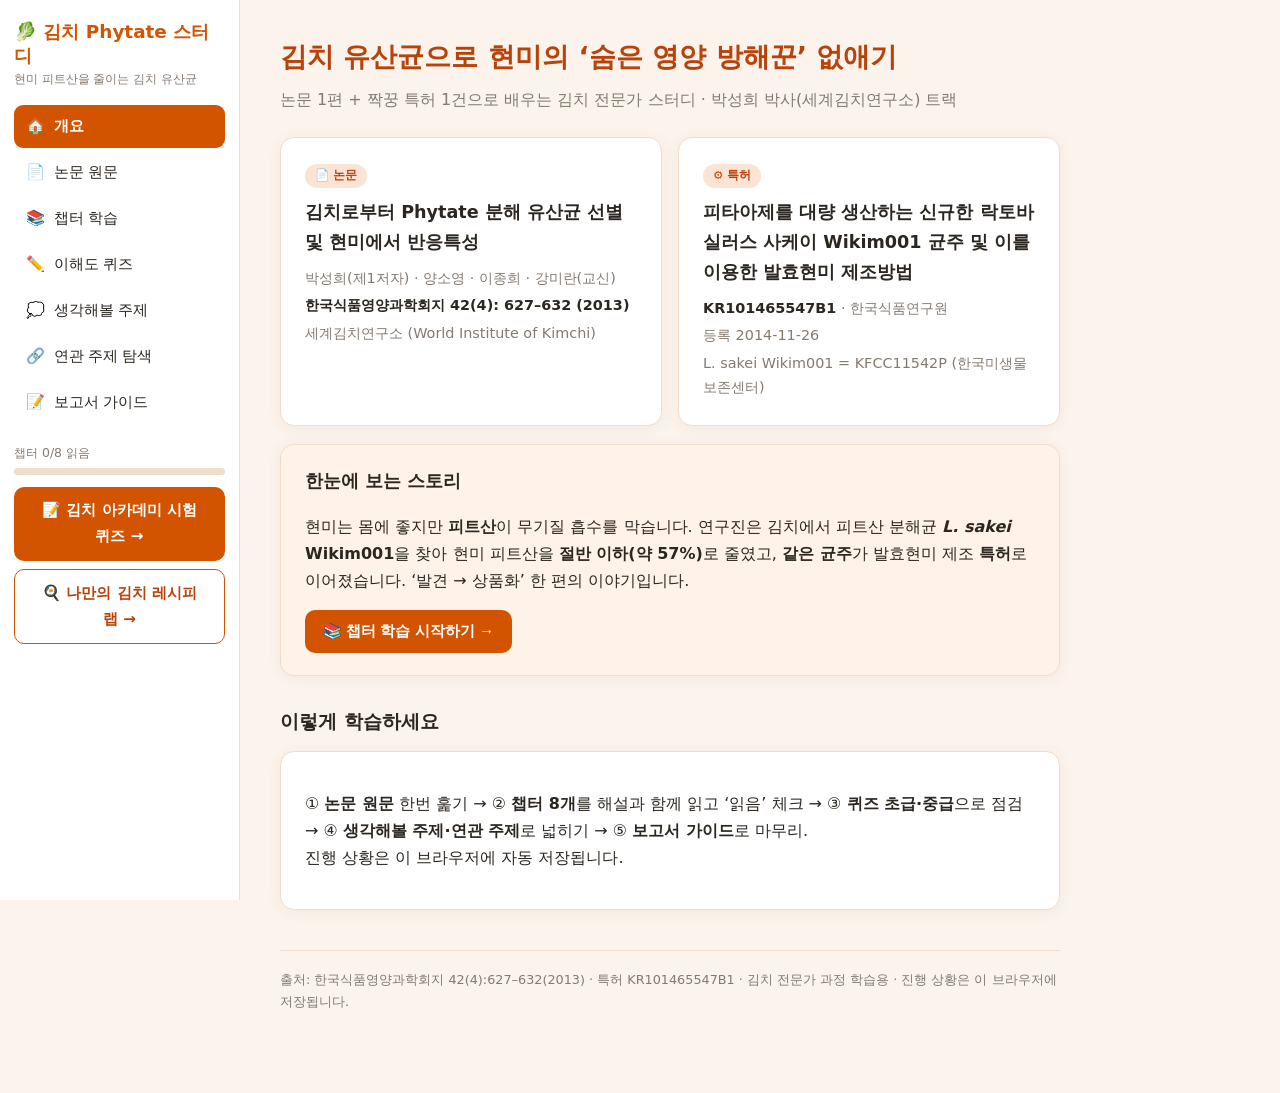
<file: index.html>
<!DOCTYPE html>
<html lang="ko">
<head>
<meta charset="UTF-8">
<meta name="viewport" content="width=device-width, initial-scale=1.0">
<title>김치 Phytate 스터디 — 현미 피트산 줄이는 김치 유산균</title>
<meta name="description" content="김치 유산균(L. sakei Wikim001)으로 현미 피트산을 줄이는 연구와 특허를 해설·퀴즈·보고서 가이드와 함께 배우는 학습 앱.">
<link rel="stylesheet" href="assets/styles.css">
</head>
<body>
<div class="layout">
  <aside class="sidebar">
    <div class="brand">🥬 김치 Phytate 스터디
      <small>현미 피트산을 줄이는 김치 유산균</small>
    </div>
    <ul class="nav" id="nav"></ul>
    <button class="btn ghost menu-btn" id="menu-btn">☰ 메뉴</button>
    <div class="progress-wrap">
      <div id="prog-text">챕터 0/8 읽음</div>
      <div class="mini-bar"><div id="prog-bar"></div></div>
    </div>
    <a class="btn" href="exam_study/"
      style="text-decoration:none;display:block;text-align:center;margin-top:12px;">📝 김치 아카데미 시험 퀴즈 →</a>
    <a class="btn ghost" href="https://jwj-nick.github.io/kimchi_recipe_2606_01/" target="_blank" rel="noopener"
      style="text-decoration:none;display:block;text-align:center;margin-top:8px;">🍳 나만의 김치 레시피 랩 →</a>
  </aside>

  <main class="main">
    <section class="section" id="sec-home"></section>
    <section class="section" id="sec-paper"></section>
    <section class="section" id="sec-chapters"></section>
    <section class="section" id="sec-quiz"></section>
    <section class="section" id="sec-think"></section>
    <section class="section" id="sec-related"></section>
    <section class="section" id="sec-report"></section>
    <div class="footer">
      출처: 한국식품영양과학회지 42(4):627–632(2013) · 특허 KR101465547B1 ·
      김치 전문가 과정 학습용 · 진행 상황은 이 브라우저에 저장됩니다.
    </div>
  </main>
</div>

<script src="assets/content.js"></script>
<script src="assets/app.js"></script>
</body>
</html>
</file>
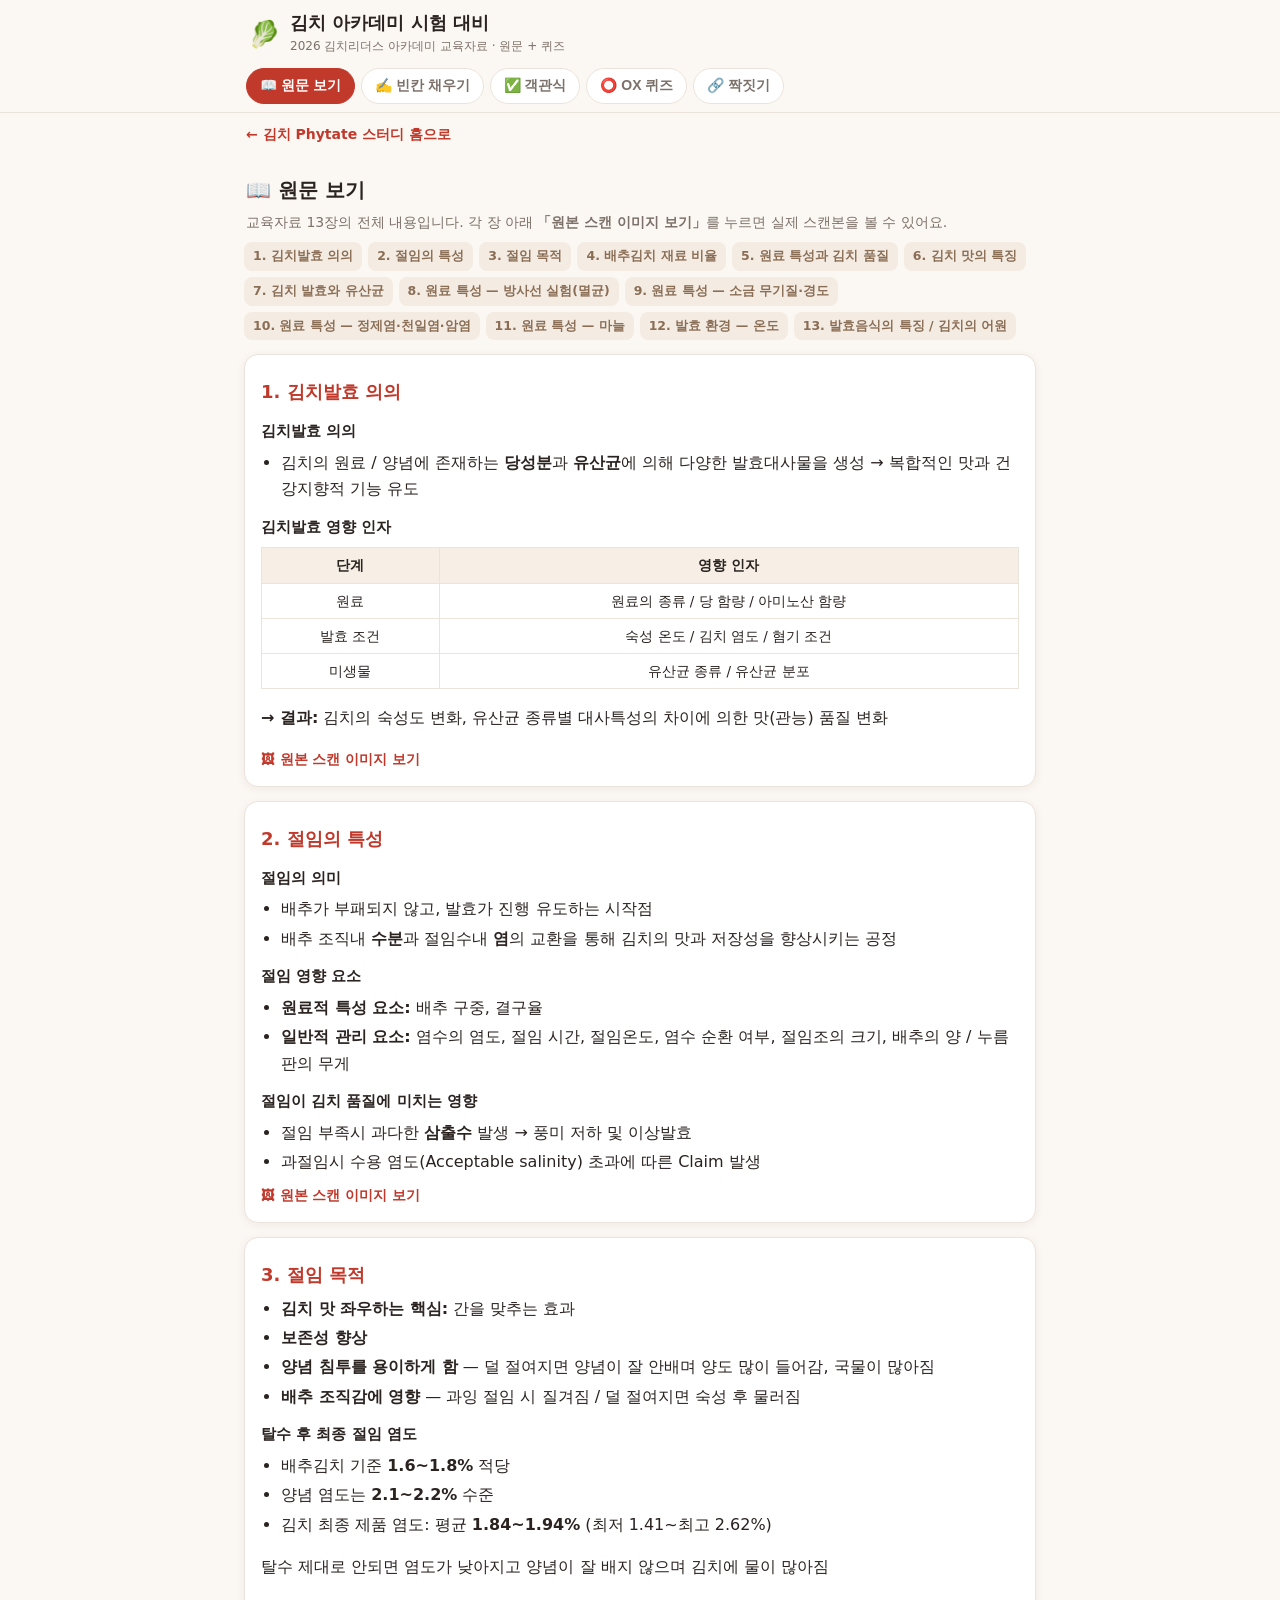
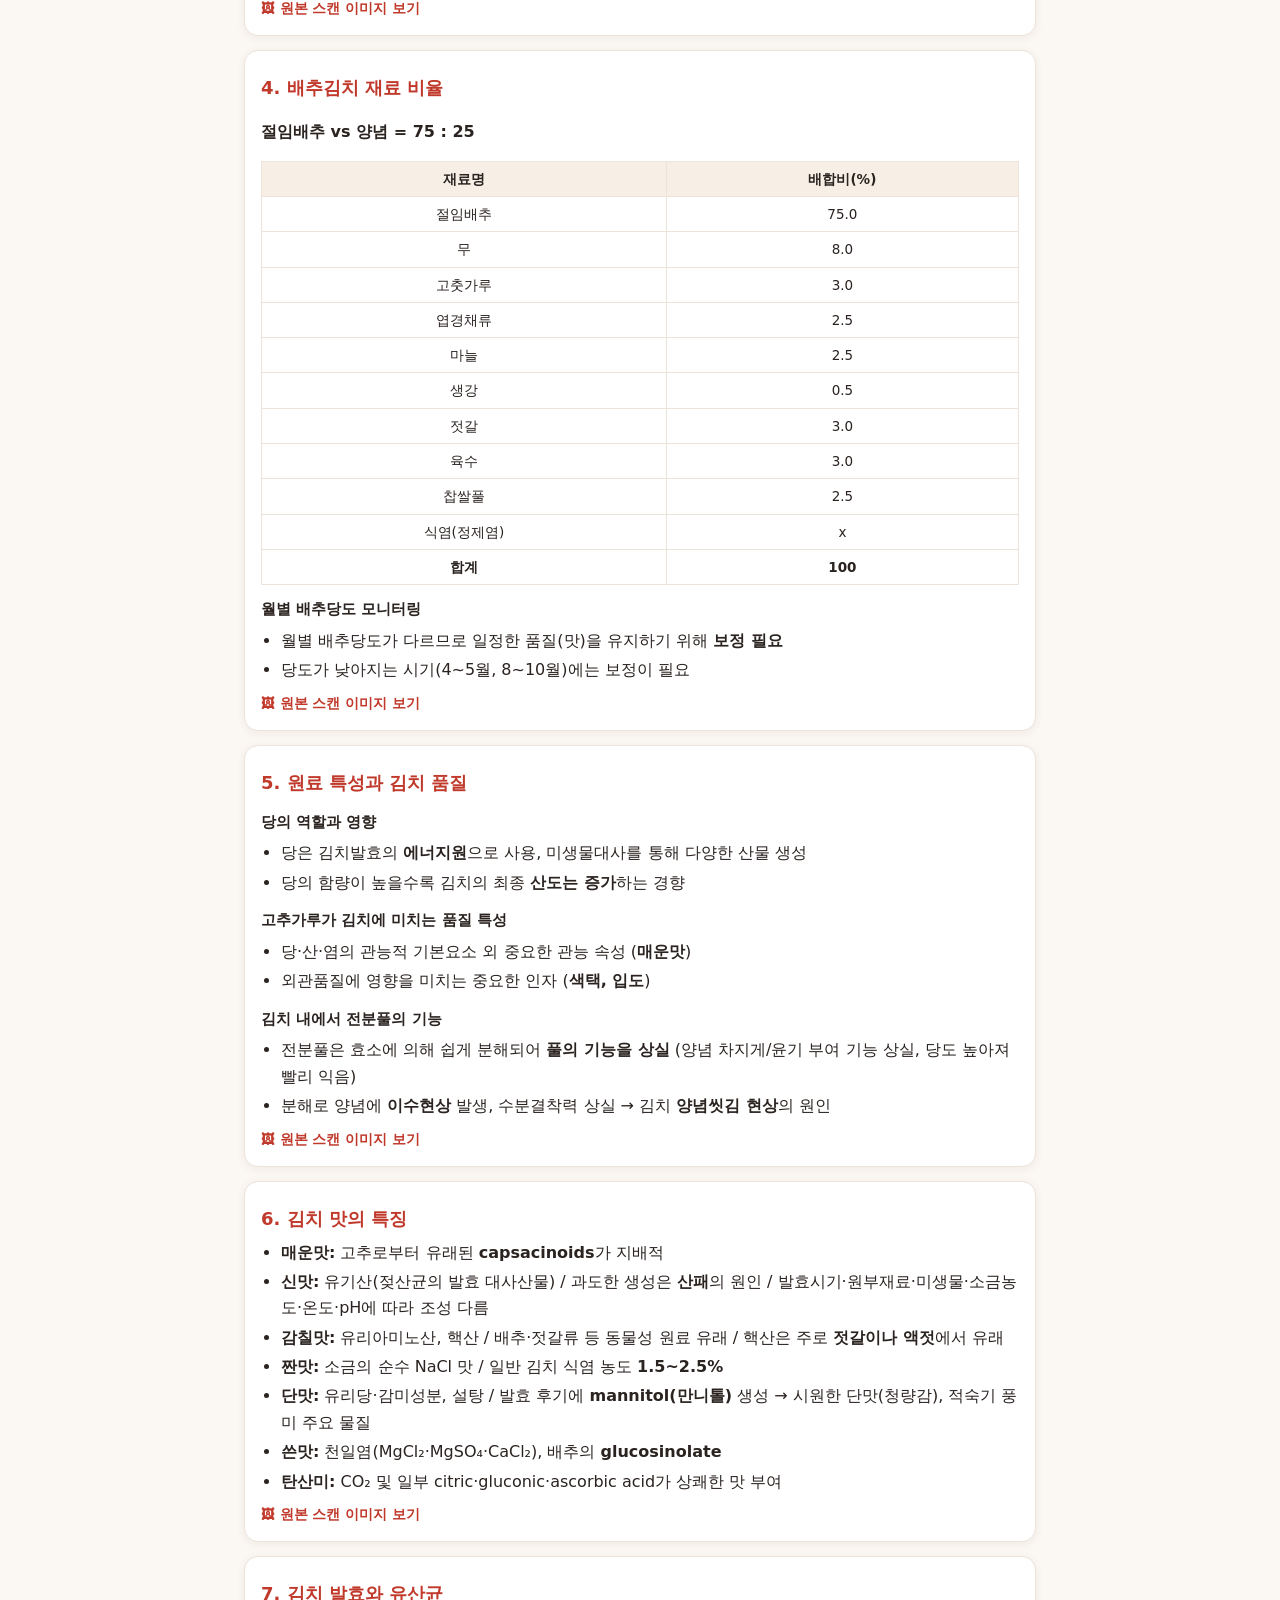
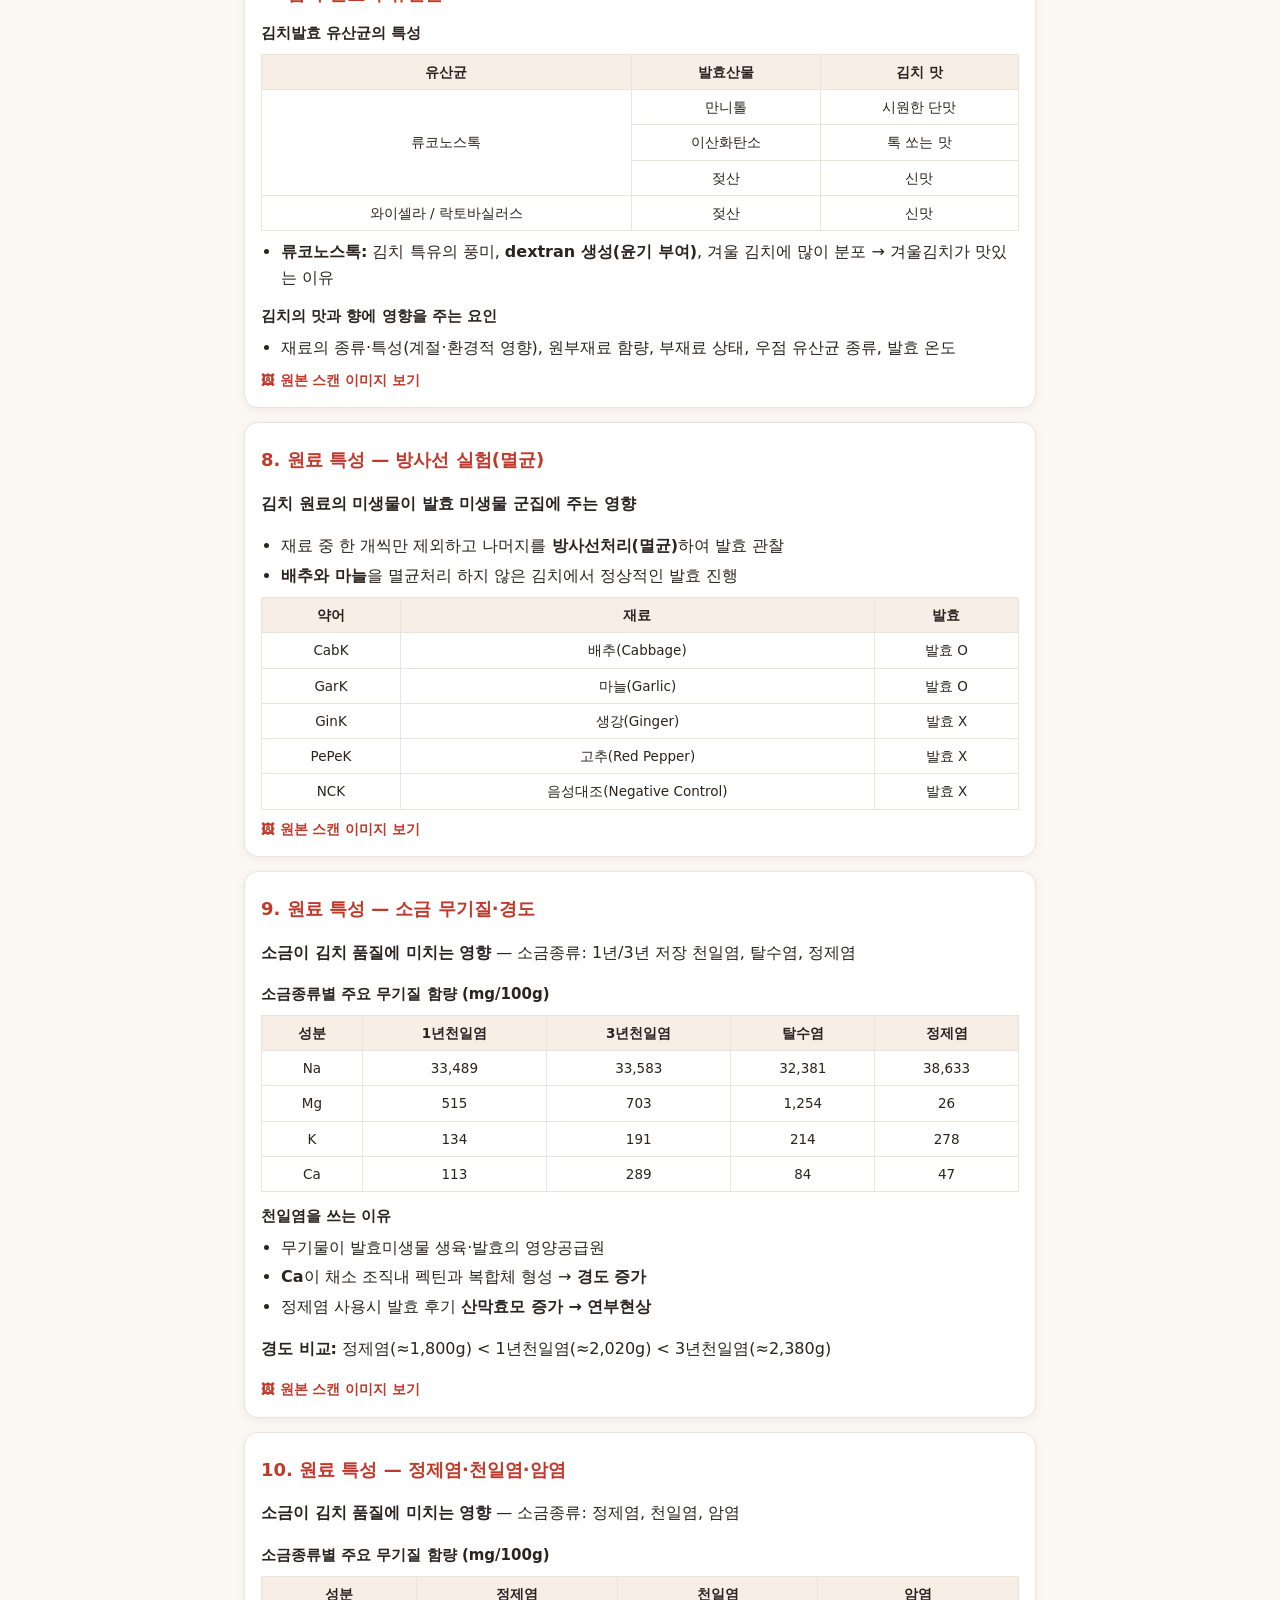
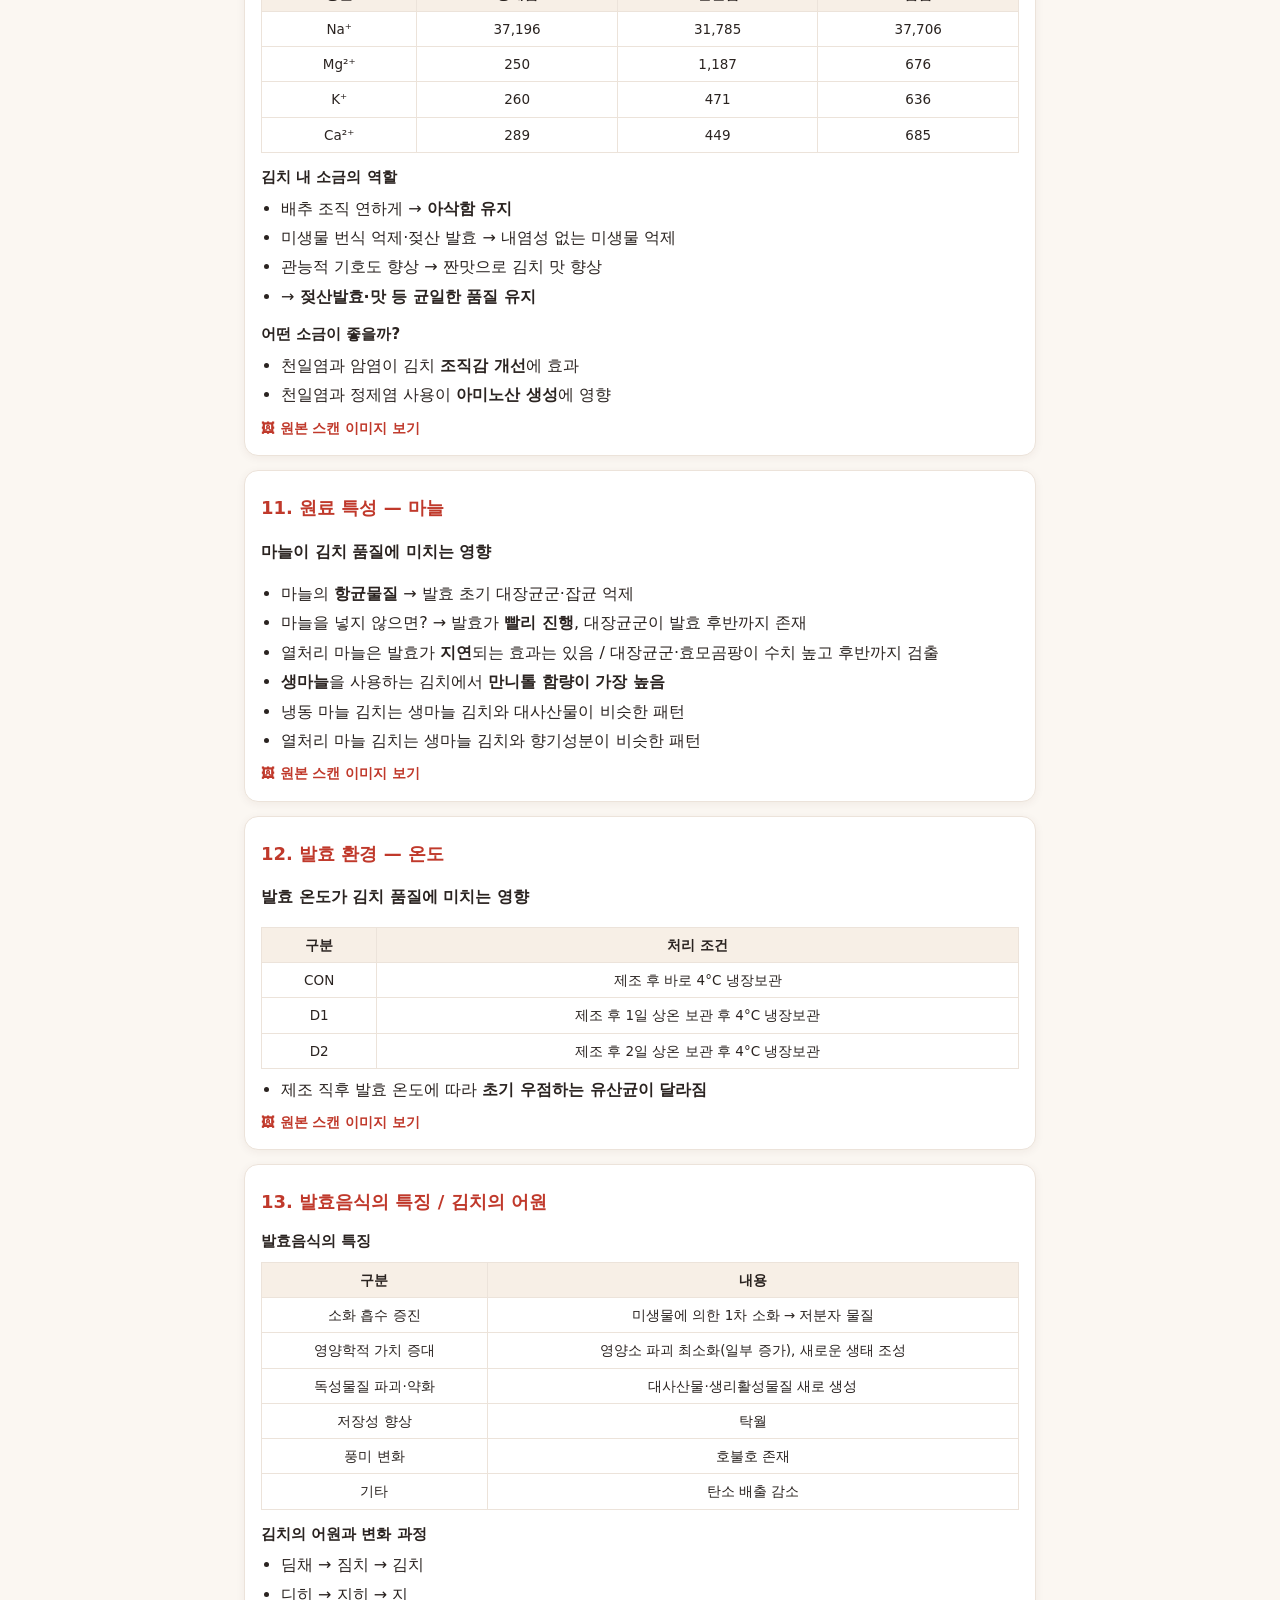
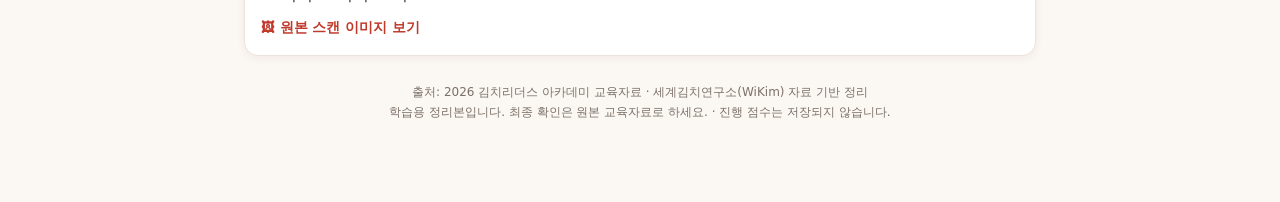
<file: exam_study/index.html>
<!DOCTYPE html>
<html lang="ko">
<head>
<meta charset="UTF-8">
<meta name="viewport" content="width=device-width, initial-scale=1.0">
<title>김치 아카데미 시험 대비 — 퀴즈 & 원문</title>
<meta name="description" content="2026 김치리더스 아카데미 시험 대비 학습 앱: 원문 보기 + 빈칸 채우기 + 객관식/OX + 짝짓기 퀴즈">
<style>
  :root{
    --bg:#fbf7f2; --card:#ffffff; --ink:#2a2320; --muted:#7c716a;
    --line:#ece3da; --brand:#c0392b; --brand2:#e07b39; --ok:#2e7d52; --no:#c0392b;
    --chip:#f3ede6; --shadow:0 2px 10px rgba(60,40,20,.06);
  }
  *{box-sizing:border-box}
  html,body{margin:0;padding:0}
  body{background:var(--bg);color:var(--ink);font-family:-apple-system,BlinkMacSystemFont,"Malgun Gothic","Apple SD Gothic Neo",system-ui,sans-serif;line-height:1.65;-webkit-text-size-adjust:100%}
  .wrap{max-width:820px;margin:0 auto;padding:0 14px 80px}
  header.top{position:sticky;top:0;z-index:20;background:rgba(251,247,242,.94);backdrop-filter:blur(6px);border-bottom:1px solid var(--line)}
  .htitle{display:flex;align-items:center;gap:10px;padding:12px 4px 8px}
  .htitle .logo{font-size:26px}
  .htitle h1{font-size:18px;margin:0;line-height:1.25}
  .htitle small{display:block;color:var(--muted);font-size:12px;font-weight:400;margin-top:2px}
  nav.tabs{display:flex;gap:6px;overflow-x:auto;padding:4px 2px 8px;scrollbar-width:none}
  nav.tabs::-webkit-scrollbar{display:none}
  .tab{flex:0 0 auto;border:1px solid var(--line);background:var(--card);color:var(--muted);
       padding:8px 13px;border-radius:999px;font-size:14px;font-weight:600;cursor:pointer;white-space:nowrap}
  .tab.active{background:var(--brand);color:#fff;border-color:var(--brand)}
  section{display:none;animation:fade .25s ease}
  section.active{display:block}
  @keyframes fade{from{opacity:0;transform:translateY(4px)}to{opacity:1;transform:none}}
  .card{background:var(--card);border:1px solid var(--line);border-radius:14px;padding:16px;margin:14px 0;box-shadow:var(--shadow)}
  h2.sec{font-size:20px;margin:18px 2px 4px}
  .lead{color:var(--muted);font-size:14px;margin:0 2px 8px}
  .btn{border:0;border-radius:10px;padding:10px 16px;font-size:15px;font-weight:700;cursor:pointer;background:var(--brand);color:#fff}
  .btn.ghost{background:#fff;color:var(--brand);border:1.5px solid var(--brand)}
  .btn.sm{padding:7px 12px;font-size:13px}
  .btn:active{transform:translateY(1px)}
  .row{display:flex;gap:8px;flex-wrap:wrap;align-items:center}
  .spacer{flex:1}
  .pill{display:inline-block;background:#f4ece3;color:#8a6d55;border-radius:999px;padding:2px 10px;font-size:12px;font-weight:700}
  .scorebar{font-size:14px;color:var(--muted);font-weight:600}
  /* reading */
  .chapnav{display:flex;flex-wrap:wrap;gap:6px;margin:6px 0 4px}
  .chapnav a{font-size:12.5px;text-decoration:none;color:#8a6d55;background:#f4ece3;border-radius:8px;padding:4px 9px;font-weight:600}
  .chap{scroll-margin-top:130px}
  .chap h3{font-size:18px;margin:6px 0 2px;color:var(--brand)}
  .chap h4{font-size:15px;margin:12px 0 2px}
  .chap ul{margin:6px 0;padding-left:20px}
  .chap li{margin:3px 0}
  .chap table{width:100%;border-collapse:collapse;margin:8px 0;font-size:13.5px}
  .chap th,.chap td{border:1px solid var(--line);padding:6px 8px;text-align:center}
  .chap th{background:#f7efe6}
  .chap .scan{width:100%;border:1px solid var(--line);border-radius:10px;margin-top:8px;cursor:zoom-in}
  .imgtoggle{font-size:13px;color:var(--brand);cursor:pointer;font-weight:700;user-select:none}
  details.scanbox{margin-top:8px}
  details.scanbox summary{cursor:pointer;color:var(--brand);font-weight:700;font-size:13.5px;list-style:none}
  details.scanbox summary::-webkit-details-marker{display:none}
  /* quiz */
  .q{font-size:16px;font-weight:600;margin:2px 0 12px}
  .q .num{color:var(--brand);font-weight:800;margin-right:6px}
  .cloze-sent{font-size:17px;line-height:2.1;margin:6px 0 14px}
  .blank{display:inline-block;min-width:96px;border:0;border-bottom:2px solid var(--brand);background:#fff8f4;
          font-size:16px;padding:2px 8px;margin:0 3px;text-align:center;font-family:inherit;color:var(--ink)}
  .opt{display:block;width:100%;text-align:left;border:1.5px solid var(--line);background:#fff;border-radius:10px;
       padding:11px 14px;margin:7px 0;font-size:15px;cursor:pointer;color:var(--ink)}
  .opt:hover{border-color:var(--brand2)}
  .opt.correct{border-color:var(--ok);background:#eef7f1}
  .opt.wrong{border-color:var(--no);background:#fbeeec}
  .opt.disabled{cursor:default;opacity:.9}
  .feedback{margin:10px 0 2px;font-weight:700;font-size:15px}
  .feedback.ok{color:var(--ok)}
  .feedback.no{color:var(--no)}
  .ans{background:#f7efe6;border-radius:8px;padding:8px 12px;margin-top:8px;font-size:14px;color:#6a5646}
  .ox-row{display:flex;gap:10px;margin-top:8px}
  .ox-row .btn{flex:1}
  /* matching */
  .match-grid{display:grid;grid-template-columns:1fr 1fr;gap:10px}
  .mcol h4{margin:2px 0 8px;font-size:14px;color:var(--muted)}
  .mitem{border:1.5px solid var(--line);border-radius:10px;padding:10px;margin:6px 0;font-size:14px;cursor:pointer;background:#fff}
  .mitem.sel{border-color:var(--brand);background:#fff5f2}
  .mitem.done{border-color:var(--ok);background:#eef7f1;cursor:default;opacity:.75}
  .mitem.badflash{border-color:var(--no);background:#fbeeec}
  .tag{font-size:11px;color:#a98b73;font-weight:700}
  .footer{color:var(--muted);font-size:12px;text-align:center;margin-top:26px;line-height:1.7}
  .backlink{display:inline-block;margin:10px 2px;color:var(--brand);text-decoration:none;font-weight:700;font-size:14px}
  .toast{position:fixed;left:50%;bottom:22px;transform:translateX(-50%);background:#2a2320;color:#fff;
         padding:9px 16px;border-radius:999px;font-size:14px;opacity:0;transition:opacity .2s;z-index:50;pointer-events:none}
  .toast.show{opacity:.96}
  /* lightbox */
  #lb{position:fixed;inset:0;background:rgba(0,0,0,.85);display:none;align-items:center;justify-content:center;z-index:60;padding:12px}
  #lb.show{display:flex}
  #lb img{max-width:100%;max-height:100%;border-radius:8px}
</style>
</head>
<body>
<header class="top">
  <div class="wrap" style="padding-bottom:0">
    <div class="htitle">
      <span class="logo">🥬</span>
      <div>
        <h1>김치 아카데미 시험 대비</h1>
        <small>2026 김치리더스 아카데미 교육자료 · 원문 + 퀴즈</small>
      </div>
    </div>
    <nav class="tabs" id="tabs">
      <button class="tab active" data-t="read">📖 원문 보기</button>
      <button class="tab" data-t="cloze">✍️ 빈칸 채우기</button>
      <button class="tab" data-t="mcq">✅ 객관식</button>
      <button class="tab" data-t="ox">⭕ OX 퀴즈</button>
      <button class="tab" data-t="match">🔗 짝짓기</button>
    </nav>
  </div>
</header>

<div class="wrap">
  <a class="backlink" href="../" >← 김치 Phytate 스터디 홈으로</a>

  <!-- ============ 원문 ============ -->
  <section id="sec-read" class="active">
    <h2 class="sec">📖 원문 보기</h2>
    <p class="lead">교육자료 13장의 전체 내용입니다. 각 장 아래 <b>「원본 스캔 이미지 보기」</b>를 누르면 실제 스캔본을 볼 수 있어요.</p>
    <div class="chapnav" id="chapnav"></div>
    <div id="reader"></div>
  </section>

  <!-- ============ 빈칸 ============ -->
  <section id="sec-cloze">
    <h2 class="sec">✍️ 빈칸 채우기</h2>
    <p class="lead">주요 내용의 핵심 단어가 랜덤으로 빈칸이 됩니다. 답을 입력하고 <b>확인</b>을 눌러 보세요.</p>
    <div class="card">
      <div class="row" style="margin-bottom:6px">
        <span class="pill" id="cloze-ch">—</span>
        <div class="spacer"></div>
        <span class="scorebar" id="cloze-score">맞힌 0 / 시도 0</span>
      </div>
      <div class="cloze-sent" id="cloze-sent"></div>
      <div class="feedback" id="cloze-fb" style="display:none"></div>
      <div class="ans" id="cloze-ans" style="display:none"></div>
      <div class="row" style="margin-top:12px">
        <button class="btn" id="cloze-check">확인</button>
        <button class="btn ghost sm" id="cloze-reveal">정답 보기</button>
        <div class="spacer"></div>
        <button class="btn ghost sm" id="cloze-next">다음 ▶</button>
      </div>
    </div>
    <p class="lead">문항은 계속 랜덤으로 이어집니다. 여러 번 반복하며 외워 보세요!</p>
  </section>

  <!-- ============ 객관식 ============ -->
  <section id="sec-mcq">
    <h2 class="sec">✅ 객관식</h2>
    <p class="lead">4지선다 문제입니다. 보기를 누르면 바로 채점됩니다.</p>
    <div class="card">
      <div class="row" style="margin-bottom:8px">
        <span class="pill" id="mcq-prog">1 / 1</span>
        <div class="spacer"></div>
        <span class="scorebar" id="mcq-score">점수 0</span>
      </div>
      <div class="q" id="mcq-q"></div>
      <div id="mcq-opts"></div>
      <div class="feedback" id="mcq-fb" style="display:none"></div>
      <div class="ans" id="mcq-ans" style="display:none"></div>
      <div class="row" style="margin-top:12px">
        <div class="spacer"></div>
        <button class="btn" id="mcq-next">다음 ▶</button>
      </div>
    </div>
    <div class="row"><button class="btn ghost sm" id="mcq-shuffle">🔀 문제 새로 섞기</button></div>
  </section>

  <!-- ============ OX ============ -->
  <section id="sec-ox">
    <h2 class="sec">⭕ OX 퀴즈</h2>
    <p class="lead">맞으면 ⭕, 틀리면 ❌ 를 누르세요.</p>
    <div class="card">
      <div class="row" style="margin-bottom:8px">
        <span class="pill" id="ox-prog">1 / 1</span>
        <div class="spacer"></div>
        <span class="scorebar" id="ox-score">점수 0</span>
      </div>
      <div class="q" id="ox-q"></div>
      <div class="ox-row">
        <button class="btn ghost" id="ox-o">⭕ 맞다</button>
        <button class="btn ghost" id="ox-x">❌ 아니다</button>
      </div>
      <div class="feedback" id="ox-fb" style="display:none"></div>
      <div class="ans" id="ox-ans" style="display:none"></div>
      <div class="row" style="margin-top:12px">
        <div class="spacer"></div>
        <button class="btn" id="ox-next" style="display:none">다음 ▶</button>
      </div>
    </div>
    <div class="row"><button class="btn ghost sm" id="ox-shuffle">🔀 문제 새로 섞기</button></div>
  </section>

  <!-- ============ 짝짓기 ============ -->
  <section id="sec-match">
    <h2 class="sec">🔗 짝짓기</h2>
    <p class="lead">왼쪽 항목과 오른쪽 설명을 하나씩 눌러 짝을 맞추세요.</p>
    <div class="row" style="margin:0 2px 10px">
      <span class="pill" id="match-title">—</span>
      <div class="spacer"></div>
      <button class="btn ghost sm" id="match-prev">◀ 이전</button>
      <button class="btn ghost sm" id="match-nextset">다음 세트 ▶</button>
    </div>
    <div class="card">
      <div class="match-grid">
        <div class="mcol"><h4>항목</h4><div id="match-left"></div></div>
        <div class="mcol"><h4>설명</h4><div id="match-right"></div></div>
      </div>
      <div class="feedback ok" id="match-done" style="display:none">🎉 모두 맞혔어요!</div>
    </div>
  </section>

  <div class="footer">
    출처: 2026 김치리더스 아카데미 교육자료 · 세계김치연구소(WiKim) 자료 기반 정리<br>
    학습용 정리본입니다. 최종 확인은 원본 교육자료로 하세요. · 진행 점수는 저장되지 않습니다.
  </div>
</div>

<div class="toast" id="toast"></div>
<div id="lb"><img id="lb-img" alt=""></div>

<script>
/* =================== 데이터 =================== */
const CHAPTERS = [
 {id:1,title:"김치발효 의의",img:"01_김치발효_의의.jpg",body:`
  <h4>김치발효 의의</h4>
  <ul><li>김치의 원료 / 양념에 존재하는 <b>당성분</b>과 <b>유산균</b>에 의해 다양한 발효대사물을 생성 → 복합적인 맛과 건강지향적 기능 유도</li></ul>
  <h4>김치발효 영향 인자</h4>
  <table><tr><th>단계</th><th>영향 인자</th></tr>
   <tr><td>원료</td><td>원료의 종류 / 당 함량 / 아미노산 함량</td></tr>
   <tr><td>발효 조건</td><td>숙성 온도 / 김치 염도 / 혐기 조건</td></tr>
   <tr><td>미생물</td><td>유산균 종류 / 유산균 분포</td></tr></table>
  <p><b>→ 결과:</b> 김치의 숙성도 변화, 유산균 종류별 대사특성의 차이에 의한 맛(관능) 품질 변화</p>`},
 {id:2,title:"절임의 특성",img:"02_절임의_특성.jpg",body:`
  <h4>절임의 의미</h4>
  <ul><li>배추가 부패되지 않고, 발효가 진행 유도하는 시작점</li>
  <li>배추 조직내 <b>수분</b>과 절임수내 <b>염</b>의 교환을 통해 김치의 맛과 저장성을 향상시키는 공정</li></ul>
  <h4>절임 영향 요소</h4>
  <ul><li><b>원료적 특성 요소:</b> 배추 구중, 결구율</li>
  <li><b>일반적 관리 요소:</b> 염수의 염도, 절임 시간, 절임온도, 염수 순환 여부, 절임조의 크기, 배추의 양 / 누름판의 무게</li></ul>
  <h4>절임이 김치 품질에 미치는 영향</h4>
  <ul><li>절임 부족시 과다한 <b>삼출수</b> 발생 → 풍미 저하 및 이상발효</li>
  <li>과절임시 수용 염도(Acceptable salinity) 초과에 따른 Claim 발생</li></ul>`},
 {id:3,title:"절임 목적",img:"03_절임_목적.jpg",body:`
  <ul><li><b>김치 맛 좌우하는 핵심:</b> 간을 맞추는 효과</li>
  <li><b>보존성 향상</b></li>
  <li><b>양념 침투를 용이하게 함</b> — 덜 절여지면 양념이 잘 안배며 양도 많이 들어감, 국물이 많아짐</li>
  <li><b>배추 조직감에 영향</b> — 과잉 절임 시 질겨짐 / 덜 절여지면 숙성 후 물러짐</li></ul>
  <h4>탈수 후 최종 절임 염도</h4>
  <ul><li>배추김치 기준 <b>1.6~1.8%</b> 적당</li>
  <li>양념 염도는 <b>2.1~2.2%</b> 수준</li>
  <li>김치 최종 제품 염도: 평균 <b>1.84~1.94%</b> (최저 1.41~최고 2.62%)</li></ul>
  <p>탈수 제대로 안되면 염도가 낮아지고 양념이 잘 배지 않으며 김치에 물이 많아짐</p>`},
 {id:4,title:"배추김치 재료 비율",img:"04_배추김치_재료_비율.jpg",body:`
  <p><b>절임배추 vs 양념 = 75 : 25</b></p>
  <table><tr><th>재료명</th><th>배합비(%)</th></tr>
  <tr><td>절임배추</td><td>75.0</td></tr><tr><td>무</td><td>8.0</td></tr>
  <tr><td>고춧가루</td><td>3.0</td></tr><tr><td>엽경채류</td><td>2.5</td></tr>
  <tr><td>마늘</td><td>2.5</td></tr><tr><td>생강</td><td>0.5</td></tr>
  <tr><td>젓갈</td><td>3.0</td></tr><tr><td>육수</td><td>3.0</td></tr>
  <tr><td>찹쌀풀</td><td>2.5</td></tr><tr><td>식염(정제염)</td><td>x</td></tr>
  <tr><td><b>합계</b></td><td><b>100</b></td></tr></table>
  <h4>월별 배추당도 모니터링</h4>
  <ul><li>월별 배추당도가 다르므로 일정한 품질(맛)을 유지하기 위해 <b>보정 필요</b></li>
  <li>당도가 낮아지는 시기(4~5월, 8~10월)에는 보정이 필요</li></ul>`},
 {id:5,title:"원료 특성과 김치 품질",img:"05_원료_특성과_김치_품질.jpg",body:`
  <h4>당의 역할과 영향</h4>
  <ul><li>당은 김치발효의 <b>에너지원</b>으로 사용, 미생물대사를 통해 다양한 산물 생성</li>
  <li>당의 함량이 높을수록 김치의 최종 <b>산도는 증가</b>하는 경향</li></ul>
  <h4>고추가루가 김치에 미치는 품질 특성</h4>
  <ul><li>당·산·염의 관능적 기본요소 외 중요한 관능 속성 (<b>매운맛</b>)</li>
  <li>외관품질에 영향을 미치는 중요한 인자 (<b>색택, 입도</b>)</li></ul>
  <h4>김치 내에서 전분풀의 기능</h4>
  <ul><li>전분풀은 효소에 의해 쉽게 분해되어 <b>풀의 기능을 상실</b> (양념 차지게/윤기 부여 기능 상실, 당도 높아져 빨리 익음)</li>
  <li>분해로 양념에 <b>이수현상</b> 발생, 수분결착력 상실 → 김치 <b>양념씻김 현상</b>의 원인</li></ul>`},
 {id:6,title:"김치 맛의 특징",img:"06_김치_맛의_특징.jpg",body:`
  <ul>
  <li><b>매운맛:</b> 고추로부터 유래된 <b>capsacinoids</b>가 지배적</li>
  <li><b>신맛:</b> 유기산(젖산균의 발효 대사산물) / 과도한 생성은 <b>산패</b>의 원인 / 발효시기·원부재료·미생물·소금농도·온도·pH에 따라 조성 다름</li>
  <li><b>감칠맛:</b> 유리아미노산, 핵산 / 배추·젓갈류 등 동물성 원료 유래 / 핵산은 주로 <b>젓갈이나 액젓</b>에서 유래</li>
  <li><b>짠맛:</b> 소금의 순수 NaCl 맛 / 일반 김치 식염 농도 <b>1.5~2.5%</b></li>
  <li><b>단맛:</b> 유리당·감미성분, 설탕 / 발효 후기에 <b>mannitol(만니톨)</b> 생성 → 시원한 단맛(청량감), 적숙기 풍미 주요 물질</li>
  <li><b>쓴맛:</b> 천일염(MgCl₂·MgSO₄·CaCl₂), 배추의 <b>glucosinolate</b></li>
  <li><b>탄산미:</b> CO₂ 및 일부 citric·gluconic·ascorbic acid가 상쾌한 맛 부여</li></ul>`},
 {id:7,title:"김치 발효와 유산균",img:"07_김치_발효와_유산균.jpg",body:`
  <h4>김치발효 유산균의 특성</h4>
  <table><tr><th>유산균</th><th>발효산물</th><th>김치 맛</th></tr>
  <tr><td rowspan="3">류코노스톡</td><td>만니톨</td><td>시원한 단맛</td></tr>
  <tr><td>이산화탄소</td><td>톡 쏘는 맛</td></tr>
  <tr><td>젖산</td><td>신맛</td></tr>
  <tr><td>와이셀라 / 락토바실러스</td><td>젖산</td><td>신맛</td></tr></table>
  <ul><li><b>류코노스톡:</b> 김치 특유의 풍미, <b>dextran 생성(윤기 부여)</b>, 겨울 김치에 많이 분포 → 겨울김치가 맛있는 이유</li></ul>
  <h4>김치의 맛과 향에 영향을 주는 요인</h4>
  <ul><li>재료의 종류·특성(계절·환경적 영향), 원부재료 함량, 부재료 상태, 우점 유산균 종류, 발효 온도</li></ul>`},
 {id:8,title:"원료 특성 — 방사선 실험(멸균)",img:"08_원료특성에_따른_김치_품질변화.jpg",body:`
  <p><b>김치 원료의 미생물이 발효 미생물 군집에 주는 영향</b></p>
  <ul><li>재료 중 한 개씩만 제외하고 나머지를 <b>방사선처리(멸균)</b>하여 발효 관찰</li>
  <li><b>배추와 마늘</b>을 멸균처리 하지 않은 김치에서 정상적인 발효 진행</li></ul>
  <table><tr><th>약어</th><th>재료</th><th>발효</th></tr>
  <tr><td>CabK</td><td>배추(Cabbage)</td><td>발효 O</td></tr>
  <tr><td>GarK</td><td>마늘(Garlic)</td><td>발효 O</td></tr>
  <tr><td>GinK</td><td>생강(Ginger)</td><td>발효 X</td></tr>
  <tr><td>PePeK</td><td>고추(Red Pepper)</td><td>발효 X</td></tr>
  <tr><td>NCK</td><td>음성대조(Negative Control)</td><td>발효 X</td></tr></table>`},
 {id:9,title:"원료 특성 — 소금 무기질·경도",img:"09_원료특성_김치_품질변화.jpg",body:`
  <p><b>소금이 김치 품질에 미치는 영향</b> — 소금종류: 1년/3년 저장 천일염, 탈수염, 정제염</p>
  <h4>소금종류별 주요 무기질 함량 (mg/100g)</h4>
  <table><tr><th>성분</th><th>1년천일염</th><th>3년천일염</th><th>탈수염</th><th>정제염</th></tr>
  <tr><td>Na</td><td>33,489</td><td>33,583</td><td>32,381</td><td>38,633</td></tr>
  <tr><td>Mg</td><td>515</td><td>703</td><td>1,254</td><td>26</td></tr>
  <tr><td>K</td><td>134</td><td>191</td><td>214</td><td>278</td></tr>
  <tr><td>Ca</td><td>113</td><td>289</td><td>84</td><td>47</td></tr></table>
  <h4>천일염을 쓰는 이유</h4>
  <ul><li>무기물이 발효미생물 생육·발효의 영양공급원</li>
  <li><b>Ca</b>이 채소 조직내 펙틴과 복합체 형성 → <b>경도 증가</b></li>
  <li>정제염 사용시 발효 후기 <b>산막효모 증가 → 연부현상</b></li></ul>
  <p><b>경도 비교:</b> 정제염(≈1,800g) &lt; 1년천일염(≈2,020g) &lt; 3년천일염(≈2,380g)</p>`},
 {id:10,title:"원료 특성 — 정제염·천일염·암염",img:"10_원료특성_김치_품질변화.jpg",body:`
  <p><b>소금이 김치 품질에 미치는 영향</b> — 소금종류: 정제염, 천일염, 암염</p>
  <h4>소금종류별 주요 무기질 함량 (mg/100g)</h4>
  <table><tr><th>성분</th><th>정제염</th><th>천일염</th><th>암염</th></tr>
  <tr><td>Na⁺</td><td>37,196</td><td>31,785</td><td>37,706</td></tr>
  <tr><td>Mg²⁺</td><td>250</td><td>1,187</td><td>676</td></tr>
  <tr><td>K⁺</td><td>260</td><td>471</td><td>636</td></tr>
  <tr><td>Ca²⁺</td><td>289</td><td>449</td><td>685</td></tr></table>
  <h4>김치 내 소금의 역할</h4>
  <ul><li>배추 조직 연하게 → <b>아삭함 유지</b></li>
  <li>미생물 번식 억제·젖산 발효 → 내염성 없는 미생물 억제</li>
  <li>관능적 기호도 향상 → 짠맛으로 김치 맛 향상</li>
  <li>→ <b>젖산발효·맛 등 균일한 품질 유지</b></li></ul>
  <h4>어떤 소금이 좋을까?</h4>
  <ul><li>천일염과 암염이 김치 <b>조직감 개선</b>에 효과</li>
  <li>천일염과 정제염 사용이 <b>아미노산 생성</b>에 영향</li></ul>`},
 {id:11,title:"원료 특성 — 마늘",img:"11_원료특성_김치_품질변화.jpg",body:`
  <p><b>마늘이 김치 품질에 미치는 영향</b></p>
  <ul><li>마늘의 <b>항균물질</b> → 발효 초기 대장균군·잡균 억제</li>
  <li>마늘을 넣지 않으면? → 발효가 <b>빨리 진행</b>, 대장균군이 발효 후반까지 존재</li>
  <li>열처리 마늘은 발효가 <b>지연</b>되는 효과는 있음 / 대장균군·효모곰팡이 수치 높고 후반까지 검출</li>
  <li><b>생마늘</b>을 사용하는 김치에서 <b>만니톨 함량이 가장 높음</b></li>
  <li>냉동 마늘 김치는 생마늘 김치와 대사산물이 비슷한 패턴</li>
  <li>열처리 마늘 김치는 생마늘 김치와 향기성분이 비슷한 패턴</li></ul>`},
 {id:12,title:"발효 환경 — 온도",img:"12_발효환경에_따른_김치의_품질변화.jpg",body:`
  <p><b>발효 온도가 김치 품질에 미치는 영향</b></p>
  <table><tr><th>구분</th><th>처리 조건</th></tr>
  <tr><td>CON</td><td>제조 후 바로 4°C 냉장보관</td></tr>
  <tr><td>D1</td><td>제조 후 1일 상온 보관 후 4°C 냉장보관</td></tr>
  <tr><td>D2</td><td>제조 후 2일 상온 보관 후 4°C 냉장보관</td></tr></table>
  <ul><li>제조 직후 발효 온도에 따라 <b>초기 우점하는 유산균이 달라짐</b></li></ul>`},
 {id:13,title:"발효음식의 특징 / 김치의 어원",img:"13_발효음식_특징_김치_어원.jpg",body:`
  <h4>발효음식의 특징</h4>
  <table><tr><th>구분</th><th>내용</th></tr>
  <tr><td>소화 흡수 증진</td><td>미생물에 의한 1차 소화 → 저분자 물질</td></tr>
  <tr><td>영양학적 가치 증대</td><td>영양소 파괴 최소화(일부 증가), 새로운 생태 조성</td></tr>
  <tr><td>독성물질 파괴·약화</td><td>대사산물·생리활성물질 새로 생성</td></tr>
  <tr><td>저장성 향상</td><td>탁월</td></tr>
  <tr><td>풍미 변화</td><td>호불호 존재</td></tr>
  <tr><td>기타</td><td>탄소 배출 감소</td></tr></table>
  <h4>김치의 어원과 변화 과정</h4>
  <ul><li>딤채 → 짐치 → 김치</li><li>디히 → 지히 → 지</li></ul>`}
];

/* 빈칸: [[정답||허용답1||허용답2]] 형태로 표시. 한 문장에 여러개면 랜덤 하나만 빈칸 */
const CLOZE = [
 [1,"김치발효는 원료·양념의 [[당성분]]과 [[유산균]]에 의해 다양한 발효대사물을 생성한다."],
 [1,"김치발효 영향 인자 중 발효 조건에는 숙성 온도, 김치 [[염도]], [[혐기 조건]]이 있다."],
 [2,"절임은 배추 조직내 [[수분]]과 절임수내 [[염]]의 교환을 통해 맛과 저장성을 향상시킨다."],
 [2,"절임의 원료적 특성 요소는 배추 [[구중]]과 [[결구율]]이다."],
 [2,"절임이 부족하면 김치 제조 후 과다한 [[삼출수]]가 발생한다."],
 [2,"과절임 시 수용 염도([[Acceptable salinity]]) 초과로 Claim이 발생한다."],
 [3,"배추김치의 적정 최종 절임 염도는 [[1.6~1.8%||1.6-1.8%]]이다."],
 [3,"양념의 염도는 [[2.1~2.2%||2.1-2.2%]] 수준이다."],
 [3,"김치 최종 제품의 평균 염도는 [[1.84~1.94%||1.84-1.94%]]이다."],
 [3,"과잉 절임 시 배추 조직이 [[질겨진다||질겨짐]], 덜 절여지면 숙성 후 [[물러진다||물러짐]]."],
 [4,"절임배추와 양념의 배합 비율은 [[75:25]]이다."],
 [4,"배추김치 재료 배합비에서 무는 [[8.0||8]]%, 고춧가루는 [[3.0||3]]%이다."],
 [4,"월별 배추당도가 다르므로 일정한 품질을 위해 [[보정]]이 필요하다."],
 [5,"당은 김치발효의 [[에너지원]]으로 사용된다."],
 [5,"당의 함량이 높을수록 김치의 최종 [[산도]]는 증가한다."],
 [5,"고추가루는 김치 외관품질에 영향을 주는 인자로 [[색택]]과 입도가 있다."],
 [5,"전분풀은 효소에 의해 쉽게 분해되어 [[풀]]의 기능을 상실한다."],
 [5,"전분풀 분해로 양념에 [[이수현상]]이 발생하고, 이는 김치의 [[양념씻김]] 현상의 원인이 된다."],
 [6,"매운맛은 고추에서 유래한 [[capsacinoids||캡사시노이드]]가 지배적이다."],
 [6,"신맛은 젖산균의 발효 대사산물인 [[유기산]]에서 비롯된다."],
 [6,"유기산의 과도한 생성은 김치 [[산패]]의 원인이 된다."],
 [6,"감칠맛 성분인 핵산은 주로 [[젓갈||젓갈이나 액젓||액젓]]에서 유래한다."],
 [6,"일반적인 김치의 식염 농도는 [[1.5~2.5%||1.5-2.5%]]이다."],
 [6,"발효 후기에는 초기에 없던 [[mannitol||만니톨]]이 생성되어 시원한 단맛을 준다."],
 [6,"쓴맛은 천일염 성분과 배추의 [[glucosinolate||글루코시놀레이트]] 성분에서 온다."],
 [6,"탄산미는 [[CO2||CO₂||이산화탄소]] 및 일부 유기산이 부여하는 상쾌한 맛이다."],
 [7,"[[류코노스톡]]은 겨울 김치에 많이 분포해 겨울김치가 맛있는 이유가 된다."],
 [7,"류코노스톡은 [[dextran||덱스트란]]을 생성해 김치에 윤기를 부여한다."],
 [7,"류코노스톡이 만니톨을 만들면 [[시원한 단맛]], 이산화탄소를 만들면 [[톡 쏘는 맛]]이 난다."],
 [8,"방사선(멸균) 실험에서 [[배추]]와 [[마늘]]을 멸균하지 않은 김치에서 정상 발효가 진행됐다."],
 [8,"실험군 약어에서 CabK는 [[배추||Cabbage]], GarK는 [[마늘||Garlic]] 유래 김치를 뜻한다."],
 [9,"천일염의 [[Ca||칼슘]]이 채소 조직 펙틴과 복합체를 형성해 경도를 높인다."],
 [9,"정제염 사용 시 발효 후기 [[산막효모]]가 증가해 연부현상이 생긴다."],
 [9,"소금 종류별 경도는 정제염 < [[1년천일염]] < 3년천일염 순이다."],
 [10,"김치 내 소금은 배추 조직을 연하게 해 [[아삭함]]을 유지시킨다."],
 [10,"천일염과 [[암염]]이 김치의 조직감 개선에 효과가 있다."],
 [11,"마늘의 항균물질은 발효 초기 [[대장균군]]이나 잡균을 억제한다."],
 [11,"마늘을 넣지 않으면 김치 발효가 [[빨리||빠르게]] 진행된다."],
 [11,"[[생마늘]]을 사용한 김치에서 만니톨 함량이 가장 높다."],
 [12,"발효온도 실험에서 CON은 제조 후 바로 [[4°C||4도||4℃]] 냉장보관한 것이다."],
 [12,"제조 직후 발효 온도에 따라 초기 [[우점]]하는 유산균이 달라진다."],
 [13,"발효음식은 미생물에 의한 1차 소화로 [[저분자]] 물질을 만들어 소화흡수를 증진한다."],
 [13,"김치의 어원은 딤채 → [[짐치]] → 김치로 변화했다."]
];

const MCQ = [
 [4,"절임배추와 양념의 배합 비율은?",["60:40","70:30","75:25","80:20"],2],
 [3,"배추김치의 적정 최종 절임 염도는?",["0.8~1.0%","1.6~1.8%","2.1~2.2%","2.6~2.8%"],1],
 [3,"양념의 염도 수준으로 옳은 것은?",["1.0~1.2%","1.6~1.8%","2.1~2.2%","3.0~3.5%"],2],
 [3,"김치 최종 제품의 평균 염도는?",["1.41%","1.84~1.94%","2.62%","3.0%"],1],
 [6,"매운맛을 내는, 고추에서 유래한 성분은?",["glucosinolate","capsacinoids","만니톨","dextran"],1],
 [6,"김치 신맛의 주된 원인 물질은?",["유리아미노산","NaCl","유기산(젖산)","capsacinoids"],2],
 [6,"발효 후기에 생성되어 시원한 단맛(청량감)을 내는 물질은?",["젖산","만니톨(mannitol)","dextran","glucosinolate"],1],
 [6,"감칠맛 성분인 핵산은 주로 어디서 유래하는가?",["고춧가루","젓갈이나 액젓","설탕","천일염"],1],
 [6,"일반적인 김치의 식염 농도로 옳은 것은?",["0.5~1.0%","1.5~2.5%","3.0~4.0%","5% 이상"],1],
 [6,"쓴맛과 관련된 배추의 성분은?",["capsacinoids","glucosinolate","만니톨","유기산"],1],
 [6,"톡 쏘는 탄산미를 부여하는 주된 기체는?",["산소","질소","이산화탄소(CO₂)","수소"],2],
 [7,"겨울 김치에 많이 분포하며 김치 특유 풍미와 윤기(dextran)를 내는 유산균은?",["락토바실러스","류코노스톡","와이셀라","엔테로박터"],1],
 [7,"류코노스톡이 생성하여 김치에 윤기를 부여하는 물질은?",["만니톨","젖산","dextran","glucosinolate"],2],
 [8,"방사선(멸균) 실험에서 정상 발효가 진행된 재료를 남긴 김치는?",["생강과 고추","배추와 마늘","무와 생강","고추와 배추"],1],
 [8,"실험군 약어 'GarK'가 뜻하는 것은?",["생강 유래 김치","마늘 유래 김치","배추 유래 김치","고추 유래 김치"],1],
 [9,"천일염 사용 시 경도를 높이는, 펙틴과 복합체를 형성하는 무기질은?",["Na","K","Ca","Fe"],2],
 [9,"정제염 사용 시 발효 후기에 증가하여 연부현상을 일으키는 것은?",["젖산균","산막효모","대장균군","곰팡이독소"],1],
 [9,"소금 종류별 김치 경도의 크기 순서로 옳은 것은?",["3년천일염 < 1년천일염 < 정제염","정제염 < 1년천일염 < 3년천일염","1년천일염 < 정제염 < 3년천일염","정제염 < 3년천일염 < 1년천일염"],1],
 [11,"마늘을 첨가하지 않으면 나타나는 현상은?",["발효가 느려진다","발효가 빨리 진행되고 대장균군이 후반까지 존재","만니톨이 사라진다","색이 진해진다"],1],
 [11,"만니톨 함량이 가장 높은 마늘 처리 방법은?",["열처리 마늘","생마늘","냉동 마늘","건조 마늘"],1],
 [12,"발효온도 실험에서 'CON'의 처리 조건은?",["1일 상온 후 냉장","2일 상온 후 냉장","제조 후 바로 4°C 냉장","상온에서만 보관"],2],
 [13,"김치의 어원 변화 과정으로 옳은 것은?",["김치→짐치→딤채","딤채→짐치→김치","지→지히→디히","짐치→김치→딤채"],1],
 [5,"당의 함량이 높을수록 김치의 최종 산도는 어떻게 되는가?",["감소한다","변화 없다","증가한다","불규칙하다"],2],
 [5,"전분풀이 분해되며 나타나는, 김치 양념이 씻겨나가는 현상의 직접 원인은?",["capsacinoids 생성","이수현상·수분결착력 상실","만니톨 생성","염도 상승"],1],
 [2,"절임의 '원료적 특성 요소'에 해당하는 것은?",["염수의 염도","절임 시간","배추 구중·결구율","누름판 무게"],2],
 [2,"절임이 부족할 때 발생하는 문제로 옳은 것은?",["김치가 질겨짐","과다한 삼출수 발생·이상발효","염도가 너무 높아짐","색이 진해짐"],1],
 [10,"김치 조직감 개선에 효과가 있다고 한 소금은?",["정제염","천일염과 암염","탈수염","정제염과 탈수염"],1],
 [1,"김치발효로 얻어지는 결과로 가장 알맞은 것은?",["색이 옅어짐","숙성도 변화와 유산균별 맛(관능) 품질 변화","무게 증가","수분 증가만"],1],
 [6,"김치 짠맛의 정체로 옳은 것은?",["유기산","소금의 순수 NaCl 맛","핵산","만니톨"],1],
 [13,"발효음식의 특징으로 옳지 않은 것은?",["소화 흡수 증진","저장성 향상","탄소 배출 증가","독성물질 파괴·약화"],2]
];

const OX = [
 [4,"절임배추와 양념의 비율은 70:30이다.",false,"75:25가 맞습니다."],
 [3,"배추김치의 적정 최종 절임 염도는 1.6~1.8%이다.",true,""],
 [6,"만니톨은 김치에 신맛을 낸다.",false,"만니톨은 시원한 단맛(청량감)을 냅니다. 신맛은 젖산."],
 [6,"매운맛은 고추의 capsacinoids에서 유래한다.",true,""],
 [9,"정제염을 사용하면 김치 경도가 가장 높아진다.",false,"3년천일염이 가장 높습니다(정제염 < 1년 < 3년)."],
 [11,"마늘을 넣지 않으면 김치 발효가 느려진다.",false,"오히려 빨리 진행되고 대장균군이 후반까지 존재합니다."],
 [7,"류코노스톡은 여름 김치에 많이 분포한다.",false,"겨울 김치에 많이 분포합니다."],
 [6,"감칠맛의 핵산은 주로 젓갈이나 액젓에서 유래한다.",true,""],
 [9,"천일염의 Ca이 펙틴과 복합체를 형성해 경도를 높인다.",true,""],
 [6,"유기산이 과도하게 생성되면 김치 산패의 원인이 된다.",true,""],
 [2,"절임이 부족하면 삼출수가 적게 나온다.",false,"과다한 삼출수가 발생합니다."],
 [11,"생마늘을 사용한 김치에서 만니톨 함량이 가장 높다.",true,""],
 [5,"전분풀은 김치 안에서 오래도록 풀 기능을 유지한다.",false,"효소에 의해 쉽게 분해되어 풀 기능을 상실합니다."],
 [6,"김치의 일반적인 식염 농도는 1.5~2.5%이다.",true,""],
 [5,"당 함량이 높을수록 김치의 최종 산도는 감소한다.",false,"증가합니다."],
 [8,"방사선 실험에서 생강·고추를 남긴 김치에서 정상 발효가 일어났다.",false,"배추·마늘을 남긴 김치(CabK·GarK)에서 발효가 일어났습니다."],
 [12,"제조 직후 발효 온도에 따라 초기 우점 유산균이 달라진다.",true,""],
 [5,"고추가루는 김치의 색택과 입도 등 외관품질에 영향을 준다.",true,""]
];

const MATCH = [
 {title:"맛 ↔ 원인 물질",pairs:[
   ["매운맛","capsacinoids(고추)"],["신맛","유기산(젖산)"],["감칠맛","유리아미노산·핵산"],
   ["짠맛","소금(NaCl)"],["쓴맛","glucosinolate"],["탄산미","CO₂"]]},
 {title:"발효산물 ↔ 특징/맛",pairs:[
   ["만니톨","시원한 단맛"],["이산화탄소","톡 쏘는 맛"],["젖산","신맛"],["dextran","윤기 부여"]]},
 {title:"소금 종류 ↔ 특징",pairs:[
   ["정제염","Mg 낮음·연부현상"],["천일염","무기물 풍부·경도↑"],["암염","Ca 가장 높음"],["3년천일염","경도 가장 높음"]]},
 {title:"실험군 약어 ↔ 재료",pairs:[
   ["CabK","배추"],["GarK","마늘"],["GinK","생강"],["PePeK","고추"],["NCK","음성대조"]]},
 {title:"절임 상태 ↔ 결과",pairs:[
   ["절임 부족","과다한 삼출수·이상발효"],["과절임","조직 질겨짐·Claim"],["적정 절임(1.6~1.8%)","정상 발효·아삭함"]]}
];

/* =================== 공통 =================== */
const $=s=>document.querySelector(s), $$=s=>[...document.querySelectorAll(s)];
function shuffle(a){a=a.slice();for(let i=a.length-1;i>0;i--){const j=Math.floor(Math.random()*(i+1));[a[i],a[j]]=[a[j],a[i]];}return a;}
function norm(s){return (s||'').toString().trim().toLowerCase().replace(/\s+/g,'').replace(/[.,·`'"]/g,'');}
let toastT;
function toast(m){const t=$('#toast');t.textContent=m;t.classList.add('show');clearTimeout(toastT);toastT=setTimeout(()=>t.classList.remove('show'),1400);}
function chName(id){const c=CHAPTERS.find(c=>c.id===id);return c?`${id}. ${c.title}`:id;}

/* 탭 전환 */
$('#tabs').addEventListener('click',e=>{
  const b=e.target.closest('.tab'); if(!b)return;
  $$('.tab').forEach(t=>t.classList.remove('active')); b.classList.add('active');
  $$('section').forEach(s=>s.classList.remove('active'));
  $('#sec-'+b.dataset.t).classList.add('active');
  window.scrollTo({top:0,behavior:'smooth'});
});

/* =================== 원문 =================== */
(function(){
  const nav=$('#chapnav'), r=$('#reader');
  CHAPTERS.forEach(c=>{
    const a=document.createElement('a');a.href='#chap'+c.id;a.textContent=c.id+'. '+c.title;nav.appendChild(a);
  });
  r.innerHTML = CHAPTERS.map(c=>`
    <div class="card chap" id="chap${c.id}">
      <h3>${c.id}. ${c.title}</h3>
      ${c.body}
      <details class="scanbox"><summary>🖼 원본 스캔 이미지 보기</summary>
        <img class="scan" src="${c.img}" alt="${c.title} 스캔" loading="lazy" onclick="openLb('${c.img}')">
      </details>
    </div>`).join('');
})();
window.openLb=src=>{$('#lb-img').src=src;$('#lb').classList.add('show');};
$('#lb').addEventListener('click',()=>$('#lb').classList.remove('show'));

/* =================== 빈칸 채우기 =================== */
const cloze=(function(){
  let queue=[], cur=null, done=0, hit=0, answered=false;
  function refill(){queue=shuffle(CLOZE);}
  function parse(str){
    const parts=[]; let idx=0; const re=/\[\[(.+?)\]\]/g; let m, blanks=[];
    while((m=re.exec(str))){
      if(m.index>idx) parts.push({t:'text',v:str.slice(idx,m.index)});
      const answers=m[1].split('||');
      parts.push({t:'blank',answers}); blanks.push(parts.length-1); idx=re.lastIndex;
    }
    if(idx<str.length) parts.push({t:'text',v:str.slice(idx)});
    return {parts,blanks};
  }
  function next(){
    if(!queue.length) refill();
    const item=queue.pop(); const {parts,blanks}=parse(item[1]);
    const blankPick=blanks[Math.floor(Math.random()*blanks.length)];
    cur={ch:item[0],parts,blankPick}; answered=false;
    $('#cloze-ch').textContent=chName(item[0]);
    $('#cloze-fb').style.display='none'; $('#cloze-ans').style.display='none';
    const html=parts.map((p,i)=>{
      if(p.t==='text')return p.v.replace(/</g,'&lt;');
      if(i===blankPick)return `<input class="blank" id="cloze-input" autocomplete="off" placeholder="?">`;
      return `<b>${p.answers[0]}</b>`;
    }).join('');
    $('#cloze-sent').innerHTML=html;
    const inp=$('#cloze-input'); if(inp){inp.focus();inp.addEventListener('keydown',e=>{if(e.key==='Enter')check();});}
  }
  function updateScore(){$('#cloze-score').textContent=`맞힌 ${hit} / 시도 ${done}`;}
  function check(){
    if(answered){next();return;}
    const inp=$('#cloze-input'); if(!inp)return;
    const val=inp.value; if(!norm(val)){toast('답을 입력해 주세요');return;}
    const ok=cur.parts[cur.blankPick].answers.some(a=>norm(a)===norm(val));
    answered=true; done++; if(ok)hit++; updateScore();
    const fb=$('#cloze-fb'); fb.style.display='block';
    fb.className='feedback '+(ok?'ok':'no'); fb.textContent=ok?'⭕ 정답입니다!':'❌ 다시 확인해 보세요';
    const ans=$('#cloze-ans'); ans.style.display='block';
    ans.innerHTML='정답: <b>'+cur.parts[cur.blankPick].answers[0]+'</b>';
    inp.style.borderColor=ok?'var(--ok)':'var(--no)';
  }
  function reveal(){
    if(!cur)return; const ans=$('#cloze-ans'); ans.style.display='block';
    ans.innerHTML='정답: <b>'+cur.parts[cur.blankPick].answers[0]+'</b>';
  }
  $('#cloze-check').onclick=check; $('#cloze-next').onclick=next; $('#cloze-reveal').onclick=reveal;
  return {start(){done=0;hit=0;updateScore();refill();next();}};
})();
cloze.start();

/* =================== 객관식 =================== */
const mcq=(function(){
  let queue=[], i=0, score=0, locked=false;
  function build(){queue=shuffle(MCQ).map(q=>{
    const opts=q[2].map((t,idx)=>({t,correct:idx===q[3]}));
    return {ch:q[0],q:q[1],opts:shuffle(opts)};});}
  function render(){
    locked=false; const item=queue[i];
    $('#mcq-prog').textContent=`${i+1} / ${queue.length}`;
    $('#mcq-score').textContent='점수 '+score;
    $('#mcq-q').innerHTML=`<span class="num">Q${i+1}.</span>${item.q} <span class="tag">[${chName(item.ch)}]</span>`;
    const box=$('#mcq-opts'); box.innerHTML='';
    item.opts.forEach(o=>{
      const b=document.createElement('button');b.className='opt';b.textContent=o.t;
      b.onclick=()=>pick(b,o,item); box.appendChild(b);
    });
    $('#mcq-fb').style.display='none'; $('#mcq-ans').style.display='none';
  }
  function pick(btn,o,item){
    if(locked)return; locked=true;
    $$('#mcq-opts .opt').forEach(x=>x.classList.add('disabled'));
    const fb=$('#mcq-fb'); fb.style.display='block';
    if(o.correct){btn.classList.add('correct');score++;fb.className='feedback ok';fb.textContent='⭕ 정답!';}
    else{btn.classList.add('wrong');fb.className='feedback no';fb.textContent='❌ 오답';
      $$('#mcq-opts .opt').forEach(x=>{if(x.textContent===item.opts.find(z=>z.correct).t)x.classList.add('correct');});
      const ans=$('#mcq-ans');ans.style.display='block';ans.innerHTML='정답: <b>'+item.opts.find(z=>z.correct).t+'</b>';}
    $('#mcq-score').textContent='점수 '+score;
  }
  function nextQ(){
    if(!locked && queue.length){/*allow skip*/}
    i++; if(i>=queue.length){toast('마지막 문제였어요! 최종 점수 '+score+'/'+queue.length);i=0;score=0;build();}
    render();
  }
  $('#mcq-next').onclick=nextQ;
  $('#mcq-shuffle').onclick=()=>{i=0;score=0;build();render();toast('새로 섞었어요');};
  return {start(){i=0;score=0;build();render();}};
})();
mcq.start();

/* =================== OX =================== */
const ox=(function(){
  let queue=[], i=0, score=0, locked=false;
  function build(){queue=shuffle(OX);}
  function render(){
    locked=false;const item=queue[i];
    $('#ox-prog').textContent=`${i+1} / ${queue.length}`; $('#ox-score').textContent='점수 '+score;
    $('#ox-q').innerHTML=`<span class="num">Q${i+1}.</span>${item[1]} <span class="tag">[${chName(item[0])}]</span>`;
    $('#ox-fb').style.display='none';$('#ox-ans').style.display='none';$('#ox-next').style.display='none';
    $('#ox-o').disabled=false;$('#ox-x').disabled=false;
  }
  function answer(val){
    if(locked)return;locked=true;const item=queue[i];const ok=(val===item[2]);
    if(ok)score++;$('#ox-score').textContent='점수 '+score;
    const fb=$('#ox-fb');fb.style.display='block';fb.className='feedback '+(ok?'ok':'no');
    fb.textContent=ok?'⭕ 정답!':'❌ 오답 (정답: '+(item[2]?'맞다 ⭕':'아니다 ❌')+')';
    if(item[3]){const ans=$('#ox-ans');ans.style.display='block';ans.textContent=item[3];}
    $('#ox-o').disabled=true;$('#ox-x').disabled=true;$('#ox-next').style.display='inline-block';
  }
  function nextQ(){i++;if(i>=queue.length){toast('마지막 문제! 최종 점수 '+score+'/'+queue.length);i=0;score=0;build();}render();}
  $('#ox-o').onclick=()=>answer(true);$('#ox-x').onclick=()=>answer(false);
  $('#ox-next').onclick=nextQ;
  $('#ox-shuffle').onclick=()=>{i=0;score=0;build();render();toast('새로 섞었어요');};
  return {start(){i=0;score=0;build();render();}};
})();
ox.start();

/* =================== 짝짓기 =================== */
const match=(function(){
  let si=0, sel=null, matched=0;
  function render(){
    const set=MATCH[si]; matched=0; sel=null;
    $('#match-title').textContent=(si+1)+'/'+MATCH.length+'  ·  '+set.title;
    $('#match-done').style.display='none';
    const L=$('#match-left'), R=$('#match-right');
    L.innerHTML='';R.innerHTML='';
    const lefts=shuffle(set.pairs.map((p,idx)=>({v:p[0],key:idx})));
    const rights=shuffle(set.pairs.map((p,idx)=>({v:p[1],key:idx})));
    lefts.forEach(o=>{const d=document.createElement('div');d.className='mitem';d.textContent=o.v;d.dataset.key=o.key;d.dataset.side='L';d.onclick=()=>tap(d);L.appendChild(d);});
    rights.forEach(o=>{const d=document.createElement('div');d.className='mitem';d.textContent=o.v;d.dataset.key=o.key;d.dataset.side='R';d.onclick=()=>tap(d);R.appendChild(d);});
  }
  function tap(el){
    if(el.classList.contains('done'))return;
    if(!sel){sel=el;el.classList.add('sel');return;}
    if(sel===el){el.classList.remove('sel');sel=null;return;}
    if(sel.dataset.side===el.dataset.side){sel.classList.remove('sel');sel=el;el.classList.add('sel');return;}
    // 한쪽 L 한쪽 R
    if(sel.dataset.key===el.dataset.key){
      sel.classList.remove('sel');sel.classList.add('done');el.classList.add('done');sel=null;matched++;
      if(matched===MATCH[si].pairs.length){$('#match-done').style.display='block';toast('완료! 🎉');}
    }else{
      const a=sel,b=el;a.classList.add('badflash');b.classList.add('badflash');a.classList.remove('sel');
      setTimeout(()=>{a.classList.remove('badflash');b.classList.remove('badflash');},450);sel=null;
    }
  }
  $('#match-nextset').onclick=()=>{si=(si+1)%MATCH.length;render();};
  $('#match-prev').onclick=()=>{si=(si-1+MATCH.length)%MATCH.length;render();};
  return {start(){si=0;render();}};
})();
match.start();
</script>
</body>
</html>
</file>
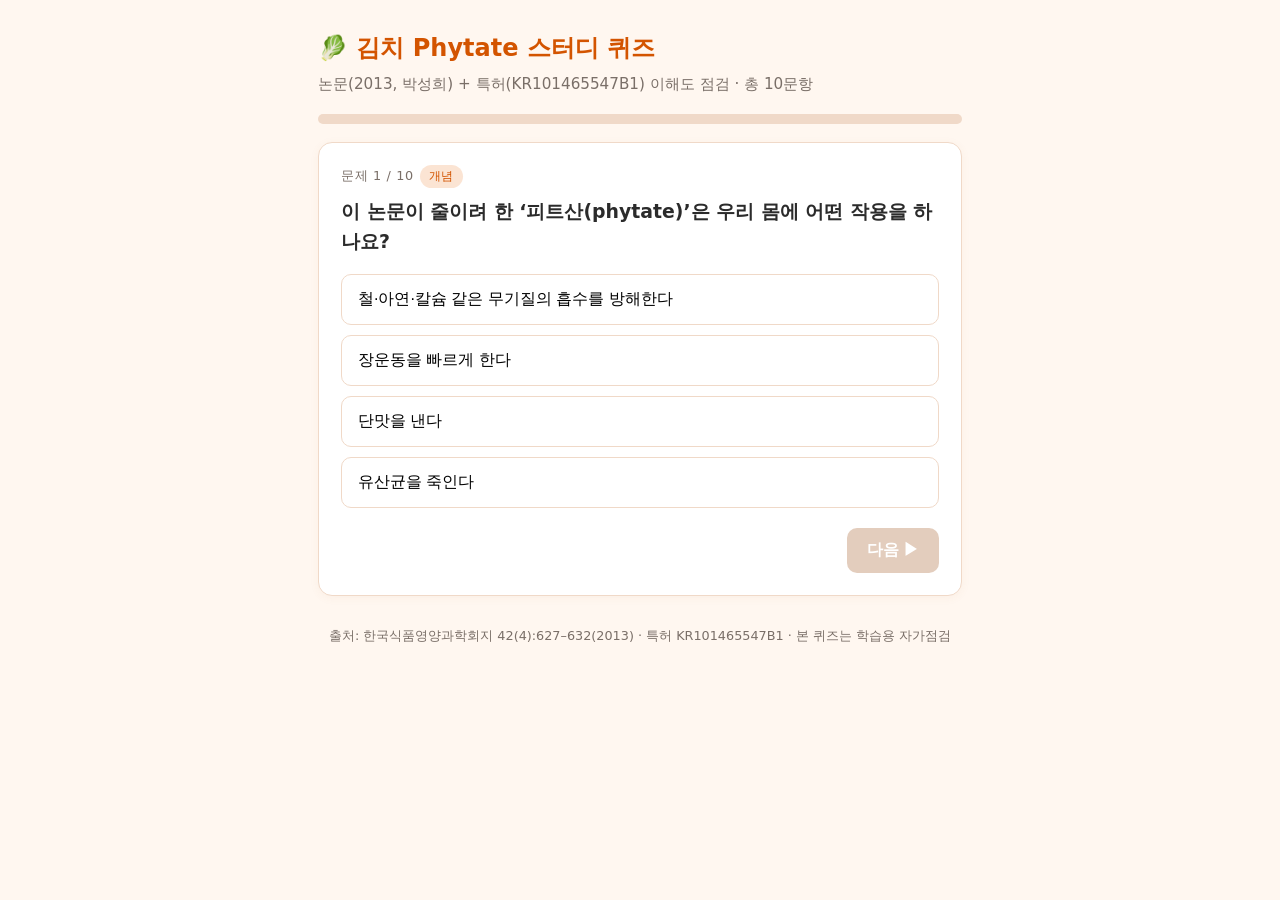
<file: app/kimchi_quiz.html>
<!DOCTYPE html>
<html lang="ko">
<head>
<meta charset="UTF-8">
<meta name="viewport" content="width=device-width, initial-scale=1.0">
<title>김치 Phytate 스터디 퀴즈</title>
<style>
  :root { --bg:#fff7f0; --card:#ffffff; --line:#f0d9c8; --red:#c0392b; --green:#1e8449; --accent:#d35400; --ink:#2b2b2b; --muted:#7a6f68; }
  * { box-sizing: border-box; }
  body { margin:0; font-family:'Malgun Gothic','맑은 고딕',system-ui,sans-serif; background:var(--bg); color:var(--ink); line-height:1.6; }
  .wrap { max-width:680px; margin:0 auto; padding:24px 18px 60px; }
  header h1 { font-size:1.5rem; margin:.2em 0; color:var(--accent); }
  header p { margin:.2em 0; color:var(--muted); font-size:.95rem; }
  .bar { height:10px; background:var(--line); border-radius:99px; overflow:hidden; margin:18px 0; }
  .bar > div { height:100%; width:0; background:var(--accent); transition:width .3s; }
  .card { background:var(--card); border:1px solid var(--line); border-radius:14px; padding:22px; box-shadow:0 2px 10px rgba(180,120,60,.06); }
  .qmeta { font-size:.8rem; color:var(--muted); letter-spacing:.05em; }
  .q { font-size:1.18rem; font-weight:700; margin:8px 0 18px; }
  .choices { display:flex; flex-direction:column; gap:10px; }
  button.choice { text-align:left; padding:14px 16px; border:1.5px solid var(--line); border-radius:10px; background:#fff; font-size:1rem; cursor:pointer; transition:.15s; }
  button.choice:hover:not(:disabled) { border-color:var(--accent); background:#fff3e9; }
  button.choice:disabled { cursor:default; }
  button.choice.correct { border-color:var(--green); background:#e8f8ef; font-weight:700; }
  button.choice.wrong { border-color:var(--red); background:#fdecea; }
  .why { margin-top:16px; padding:14px 16px; border-left:4px solid var(--accent); background:#fff3e9; border-radius:0 8px 8px 0; font-size:.95rem; display:none; }
  .why.show { display:block; }
  .why b { color:var(--accent); }
  .nav { display:flex; justify-content:space-between; align-items:center; margin-top:20px; gap:10px; }
  .btn { padding:12px 20px; border:none; border-radius:10px; background:var(--accent); color:#fff; font-size:1rem; font-weight:700; cursor:pointer; }
  .btn:disabled { background:#e3cdbd; cursor:default; }
  .btn.ghost { background:#fff; color:var(--accent); border:1.5px solid var(--accent); }
  .score { text-align:center; }
  .score .big { font-size:3rem; font-weight:800; color:var(--accent); }
  .tag { display:inline-block; font-size:.72rem; padding:2px 9px; border-radius:99px; background:#fbe4d3; color:var(--accent); margin-left:6px; vertical-align:middle; }
  footer { text-align:center; color:var(--muted); font-size:.8rem; margin-top:30px; }
</style>
</head>
<body>
<div class="wrap">
  <header>
    <h1>🥬 김치 Phytate 스터디 퀴즈</h1>
    <p>논문(2013, 박성희) + 특허(KR101465547B1) 이해도 점검 · 총 <span id="total">0</span>문항</p>
  </header>
  <div class="bar"><div id="prog"></div></div>
  <div id="app"></div>
  <footer>출처: 한국식품영양과학회지 42(4):627–632(2013) · 특허 KR101465547B1 · 본 퀴즈는 학습용 자가점검</footer>
</div>

<script>
/* ===== 문제 데이터: 새 논문 노트가 생기면 여기에 추가 ===== */
const QUESTIONS = [
  { type:"mc", tag:"개념",
    q:"이 논문이 줄이려 한 ‘피트산(phytate)’은 우리 몸에 어떤 작용을 하나요?",
    choices:["철·아연·칼슘 같은 무기질의 흡수를 방해한다","장운동을 빠르게 한다","단맛을 낸다","유산균을 죽인다"],
    answer:0, why:"피트산은 무기질을 움켜쥐는 <b>항영양인자(antinutrient)</b>입니다. 그래서 줄이면 무기질 흡수가 좋아집니다." },

  { type:"mc", tag:"사실",
    q:"김치에서 골라낸, 피트산 분해 효소(phytase)를 잘 만드는 균주 이름은?",
    choices:["Lactococcus lactis WK11","Lactobacillus sakei Wikim001","Leuconostoc citreum","Bacillus subtilis"],
    answer:1, why:"48종 중 활성이 가장 센 B04를 16S rRNA로 동정해 <b>L. sakei Wikim001</b>로 명명했습니다." },

  { type:"mc", tag:"핵심숫자",
    q:"Wikim001로 처리했을 때 현미의 피트산은 대략 얼마나 줄었나요?",
    choices:["거의 그대로","약 10%","절반 이하(약 57%)","100% 완전 제거"],
    answer:2, why:"약 0.28 mM → 0.12 mM, <b>절반 이하(약 57%) 감소</b>(p&lt;0.05). 이게 보고서 핵심 숫자입니다." },

  { type:"mc", tag:"사실",
    q:"이 균이 피트산을 가장 잘 분해하는 조건(최적 pH·온도)은?",
    choices:["pH 2.0 / 60°C","pH 5.0~6.5 / 30~40°C","pH 8.0 / 10°C","pH 4.0 이하 / 50°C"],
    answer:1, why:"최적 pH <b>5.0~6.5</b>, 온도 <b>30~40°C</b>. pH 4.0 이하에서는 거의 분해되지 않았습니다." },

  { type:"ox", tag:"개념",
    q:"피트산을 줄이려고 화학 처리를 하면 영양소도 함께 파괴될 수 있다.",
    answer:true, why:"맞습니다. 그래서 <b>유산균 발효</b>로 자연스럽게 줄이는 방법을 연구한 것입니다." },

  { type:"mc", tag:"저자",
    q:"이 논문에서 박성희 박사의 위치와 소속이 바르게 짝지어진 것은?",
    choices:["공저자 / 경기대","제1저자 / 세계김치연구소","교신저자 / 대상F&F","제1저자 / 한국식품연구원 단독"],
    answer:1, why:"박성희 박사가 <b>제1저자</b>, 소속은 <b>세계김치연구소</b>입니다(차별화 포인트)." },

  { type:"ox", tag:"한계",
    q:"이 논문은 현미 피트산 감소뿐 아니라 사람의 무기질 흡수 개선까지 직접 증명했다.",
    answer:false, why:"아닙니다. 피트산 감소는 보였지만 <b>실제 흡수 개선은 후속 연구가 필요</b>하다고 논문이 밝혔습니다." },

  { type:"mc", tag:"특허",
    q:"짝꿍 특허 KR101465547B1의 핵심 내용은?",
    choices:["김치 포장재 기술","같은 균주 Wikim001로 발효현미를 만드는 제조방법","김치냉장고 온도 제어","고춧가루 살균법"],
    answer:1, why:"논문이 발견한 <b>같은 균주 Wikim001</b>(기탁 KFCC11542P)로 <b>발효현미 제조방법</b>을 권리화한 특허입니다." },

  { type:"mc", tag:"스토리",
    q:"이 보고서의 ‘논문→특허’ 스토리를 가장 잘 요약한 것은?",
    choices:["서로 다른 회사가 우연히 같은 결과를 냄","같은 연구소가 균주 발견(논문 2013)→상품화(특허 2014)로 이었다","특허가 먼저 나오고 논문이 반박했다","둘은 관련이 없다"],
    answer:1, why:"세계김치연구소/한국식품연구원이 <b>같은 균주</b>로 발견→특허화한, 1장에 딱 맞는 연결입니다." },

  { type:"ox", tag:"확장",
    q:"같은 균주로 만든 발효현미가 골다공증 모델 쥐의 골밀도를 개선했다는 후속 연구도 있다.",
    answer:true, why:"맞습니다(Food Sci Biotechnol, 2015). 건강 효과로 이야기를 넓힐 근거가 됩니다." },
];
/* ===================================================== */

let idx = 0, score = 0, answered = false;
const app = document.getElementById('app');
document.getElementById('total').textContent = QUESTIONS.length;

function render() {
  const item = QUESTIONS[idx];
  document.getElementById('prog').style.width = (idx / QUESTIONS.length * 100) + '%';
  answered = false;
  const choices = item.type === 'ox' ? ['⭕ 맞다 (O)','❌ 아니다 (X)'] : item.choices;
  app.innerHTML = `
    <div class="card">
      <div class="qmeta">문제 ${idx+1} / ${QUESTIONS.length}<span class="tag">${item.tag}</span></div>
      <div class="q">${item.q}</div>
      <div class="choices" id="choices">
        ${choices.map((c,i)=>`<button class="choice" data-i="${i}">${c}</button>`).join('')}
      </div>
      <div class="why" id="why"></div>
      <div class="nav">
        <span></span>
        <button class="btn" id="next" disabled>다음 ▶</button>
      </div>
    </div>`;
  document.querySelectorAll('.choice').forEach(b => b.addEventListener('click', pick));
  document.getElementById('next').addEventListener('click', next);
}

function correctIndex(item){ return item.type==='ox' ? (item.answer?0:1) : item.answer; }

function pick(e) {
  if (answered) return;
  answered = true;
  const item = QUESTIONS[idx];
  const chosen = +e.target.dataset.i;
  const correct = correctIndex(item);
  document.querySelectorAll('.choice').forEach((b,i)=>{
    b.disabled = true;
    if (i === correct) b.classList.add('correct');
    if (i === chosen && chosen !== correct) b.classList.add('wrong');
  });
  if (chosen === correct) score++;
  const why = document.getElementById('why');
  why.innerHTML = (chosen===correct ? '✅ 정답! ' : '❌ 오답. ') + item.why;
  why.classList.add('show');
  document.getElementById('next').disabled = false;
}

function next() {
  idx++;
  if (idx < QUESTIONS.length) render();
  else finish();
}

function finish() {
  document.getElementById('prog').style.width = '100%';
  const pct = Math.round(score / QUESTIONS.length * 100);
  let msg = pct>=80 ? '훌륭해요! 보고서 쓸 준비 완료 👍' : pct>=50 ? '좋아요. 틀린 부분만 노트로 다시 봐요.' : '스터디 노트를 한 번 더 읽어볼까요?';
  app.innerHTML = `
    <div class="card score">
      <div class="big">${score} / ${QUESTIONS.length}</div>
      <p style="font-size:1.1rem;font-weight:700">${pct}점 · ${msg}</p>
      <div class="nav" style="justify-content:center">
        <button class="btn ghost" onclick="location.reload()">다시 풀기</button>
      </div>
    </div>`;
}

render();
</script>
</body>
</html>
</file>
<file: assets/styles.css>
:root{
  --bg:#fbf3ec; --card:#fff; --line:#eedaccc; --line2:#f0ddcc;
  --ink:#2b2620; --muted:#857a70; --accent:#d35400; --accent2:#b8430a;
  --green:#1e8449; --green-bg:#e8f8ef; --red:#c0392b; --red-bg:#fdecea;
  --chip:#fbe4d3; --shadow:0 2px 14px rgba(180,120,60,.08);
}
*{box-sizing:border-box}
html,body{margin:0;padding:0}
body{font-family:'Malgun Gothic','맑은 고딕',system-ui,-apple-system,sans-serif;background:var(--bg);color:var(--ink);line-height:1.7}
a{color:var(--accent2)}
img{max-width:100%}

/* layout */
.layout{display:flex;min-height:100vh}
.sidebar{width:240px;flex-shrink:0;background:#fff;border-right:1px solid var(--line2);padding:20px 14px;position:sticky;top:0;height:100vh;overflow:auto}
.brand{font-size:1.15rem;font-weight:800;color:var(--accent);line-height:1.3;margin-bottom:4px}
.brand small{display:block;font-size:.72rem;color:var(--muted);font-weight:500;margin-top:4px}
.nav{list-style:none;margin:18px 0 0;padding:0;display:flex;flex-direction:column;gap:3px}
.nav button{width:100%;text-align:left;border:none;background:none;padding:11px 12px;border-radius:9px;font-size:.95rem;color:var(--ink);cursor:pointer;display:flex;align-items:center;gap:9px;transition:.12s}
.nav button:hover{background:#fbeee3}
.nav button.active{background:var(--accent);color:#fff;font-weight:700}
.nav .done{margin-left:auto;font-size:.7rem;color:var(--green)}
.nav button.active .done{color:#fff}
.progress-wrap{margin-top:18px;font-size:.78rem;color:var(--muted)}
.mini-bar{height:7px;background:var(--line2);border-radius:99px;overflow:hidden;margin-top:5px}
.mini-bar>div{height:100%;width:0;background:var(--accent);transition:width .3s}

.main{flex:1;min-width:0;padding:34px 40px 80px;max-width:860px}
.section{display:none;animation:fade .25s}
.section.active{display:block}
@keyframes fade{from{opacity:0;transform:translateY(6px)}to{opacity:1;transform:none}}

h1.page{font-size:1.7rem;color:var(--accent2);margin:0 0 6px}
.lead{color:var(--muted);margin:0 0 24px}
h2{font-size:1.2rem;margin:30px 0 12px}

/* cards */
.card{background:var(--card);border:1px solid var(--line2);border-radius:14px;padding:22px 24px;box-shadow:var(--shadow);margin-bottom:18px}
.card h3{margin:0 0 8px;font-size:1.1rem}
.pair{display:grid;grid-template-columns:1fr 1fr;gap:16px}
@media(max-width:720px){.pair{grid-template-columns:1fr}}
.tag{display:inline-block;font-size:.72rem;padding:2px 10px;border-radius:99px;background:var(--chip);color:var(--accent2);font-weight:700}
.kv{font-size:.9rem;color:var(--muted);margin:3px 0}
.kv b{color:var(--ink)}

/* buttons */
.btn{display:inline-block;padding:11px 18px;border:none;border-radius:10px;background:var(--accent);color:#fff;font-size:.95rem;font-weight:700;cursor:pointer;text-decoration:none;transition:.15s}
.btn:hover{background:var(--accent2)}
.btn.ghost{background:#fff;color:var(--accent2);border:1.6px solid var(--accent)}
.btn.sm{padding:7px 13px;font-size:.85rem}
.btn:disabled{background:#e3cdbd;cursor:default}

/* chapters */
.chip-row{display:flex;flex-wrap:wrap;gap:8px;margin-bottom:18px}
.chip-row button{border:1.4px solid var(--line2);background:#fff;border-radius:99px;padding:6px 13px;font-size:.83rem;cursor:pointer;color:var(--muted)}
.chip-row button.read{border-color:var(--green);color:var(--green);background:var(--green-bg)}
.chip-row button.cur{border-color:var(--accent);color:var(--accent);font-weight:700}
.tldr{border-left:4px solid var(--accent);background:#fff3e9;padding:12px 16px;border-radius:0 8px 8px 0;margin:6px 0 18px;font-weight:600}
.body p{margin:0 0 14px}
.terms{background:#f8f1ea;border-radius:10px;padding:14px 18px;margin:18px 0}
.terms h4{margin:0 0 8px;font-size:.9rem;color:var(--accent2)}
.terms div{font-size:.92rem;margin:5px 0}
.src{font-size:.82rem;color:var(--muted);font-style:italic;margin-top:14px}
.chap-nav{display:flex;justify-content:space-between;gap:10px;margin-top:22px}

/* quiz */
.tabs{display:flex;gap:8px;margin-bottom:18px}
.tabs button{padding:9px 18px;border:1.6px solid var(--line2);background:#fff;border-radius:10px;cursor:pointer;font-weight:700;color:var(--muted)}
.tabs button.active{background:var(--accent);color:#fff;border-color:var(--accent)}
.choices{display:flex;flex-direction:column;gap:10px;margin-top:6px}
.choice{text-align:left;padding:13px 16px;border:1.5px solid var(--line2);border-radius:10px;background:#fff;font-size:.98rem;cursor:pointer;transition:.13s}
.choice:hover:not(:disabled){border-color:var(--accent);background:#fff3e9}
.choice:disabled{cursor:default}
.choice.correct{border-color:var(--green);background:var(--green-bg);font-weight:700}
.choice.wrong{border-color:var(--red);background:var(--red-bg)}
.why{margin-top:14px;padding:13px 16px;border-left:4px solid var(--accent);background:#fff3e9;border-radius:0 8px 8px 0;font-size:.92rem;display:none}
.why.show{display:block}
.qmeta{font-size:.8rem;color:var(--muted)}
.q{font-size:1.12rem;font-weight:700;margin:8px 0 14px}
.lock{text-align:center;padding:40px 20px;color:var(--muted)}
.lock .big{font-size:2.4rem;margin-bottom:8px}
.score{text-align:center}
.score .big{font-size:2.8rem;font-weight:800;color:var(--accent)}

/* think / related */
.think{border:1px solid var(--line2);border-radius:12px;padding:16px 20px;margin-bottom:14px;background:#fff}
.think .qq{font-weight:700;margin-bottom:6px}
.think details{margin-top:6px}
.think summary{cursor:pointer;color:var(--accent2);font-size:.9rem;font-weight:700}
.think .hint{margin-top:8px;color:var(--muted);font-size:.92rem}
.related{display:flex;justify-content:space-between;align-items:center;gap:14px;border:1px solid var(--line2);border-radius:12px;padding:14px 18px;margin-bottom:12px;background:#fff}
.related .txt b{display:block;margin-bottom:3px}
.related .txt span{font-size:.88rem;color:var(--muted)}
.search-actions{display:flex;gap:8px;flex-shrink:0}

/* report */
.report-md{background:#fff;border:1px solid var(--line2);border-radius:12px;padding:26px 30px;box-shadow:var(--shadow)}
.report-md h1{font-size:1.35rem;color:var(--accent2);border-bottom:2px solid var(--line2);padding-bottom:10px}
.report-md h2{font-size:1.05rem;color:var(--accent)}
.report-md em{color:var(--muted)}
.guide-table{width:100%;border-collapse:collapse;margin:6px 0 18px;font-size:.92rem}
.guide-table td{border:1px solid var(--line2);padding:9px 12px;vertical-align:top}
.guide-table td:first-child{font-weight:700;white-space:nowrap;width:130px;color:var(--accent2)}
ul.rules{margin:6px 0;padding-left:20px}
ul.rules li{margin:5px 0}
.check li{margin:6px 0}

.footer{margin-top:40px;padding-top:18px;border-top:1px solid var(--line2);color:var(--muted);font-size:.8rem}

/* mobile nav toggle */
.menu-btn{display:none}
@media(max-width:760px){
  .layout{flex-direction:column}
  .sidebar{position:static;width:auto;height:auto;border-right:none;border-bottom:1px solid var(--line2)}
  .main{padding:24px 18px 60px}
  .nav{display:none}.nav.open{display:flex}
  .menu-btn{display:block;margin-top:10px;width:100%}
}
</file>
